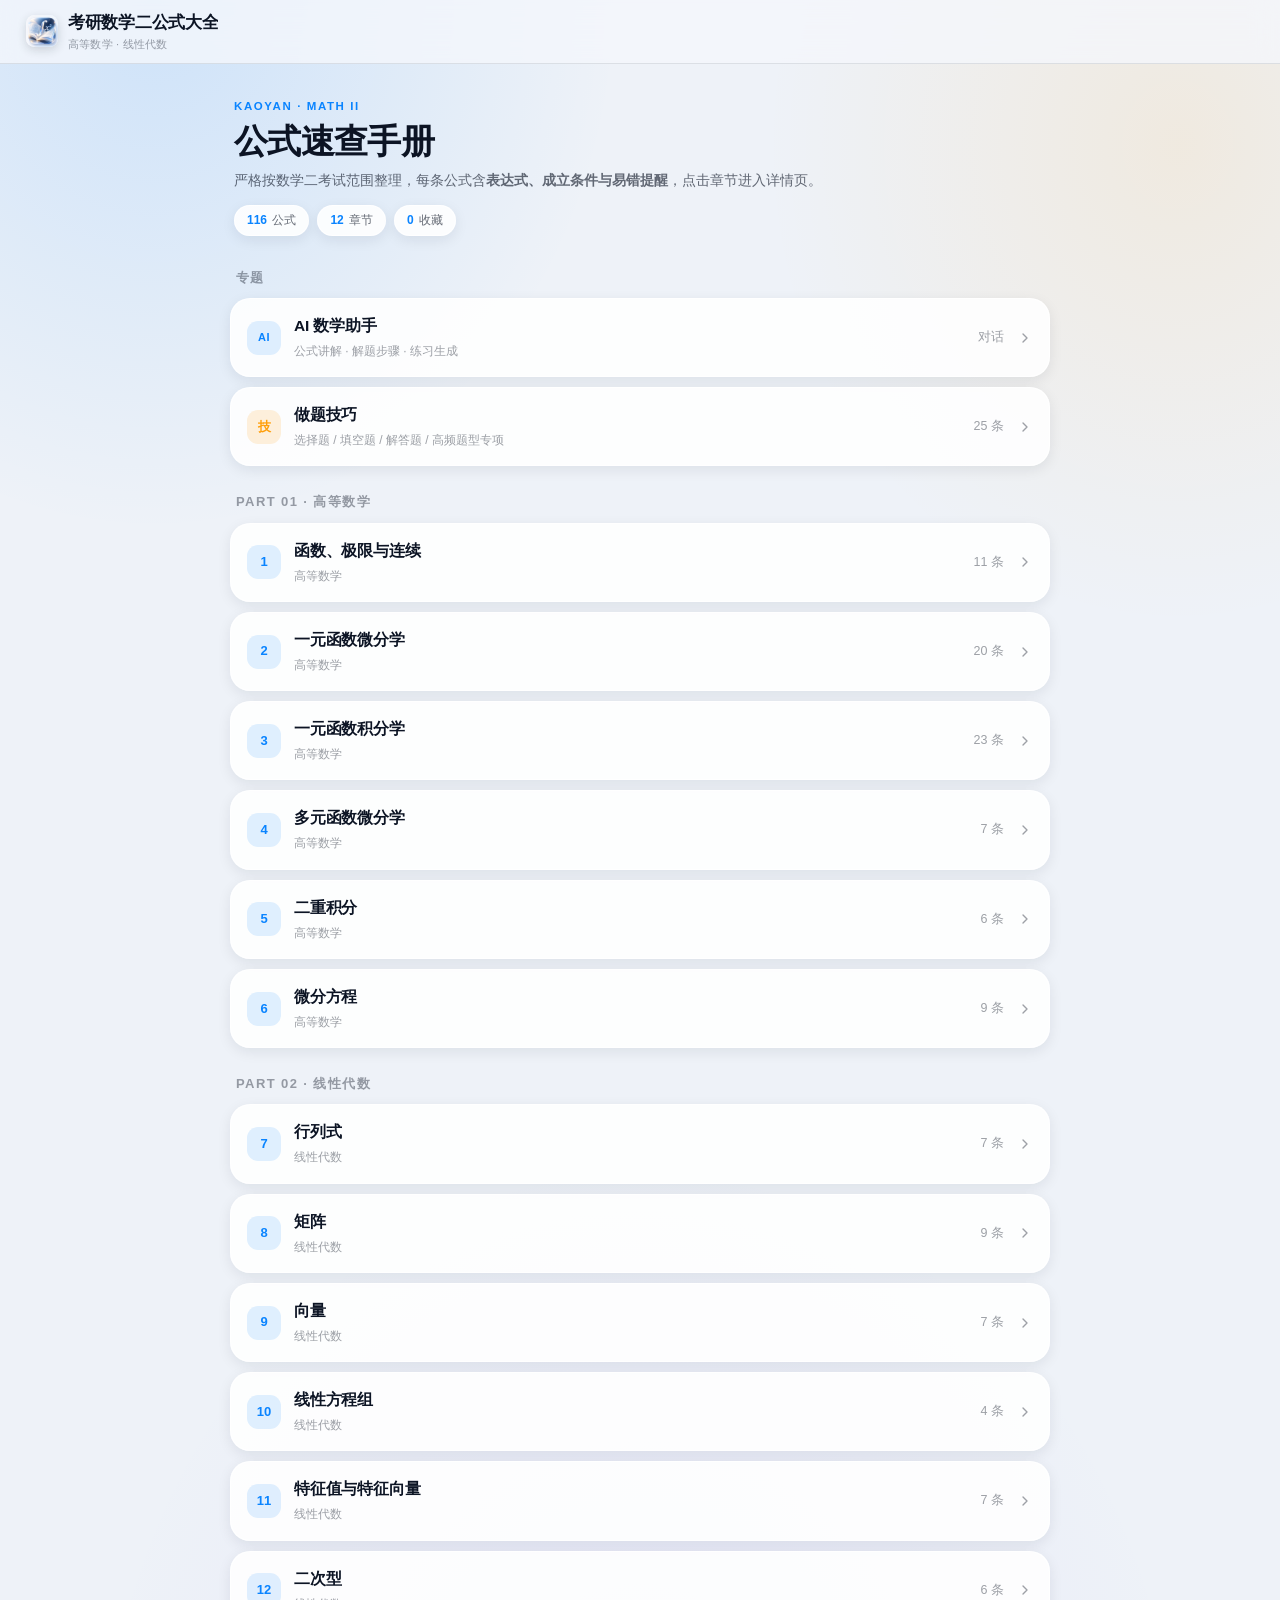
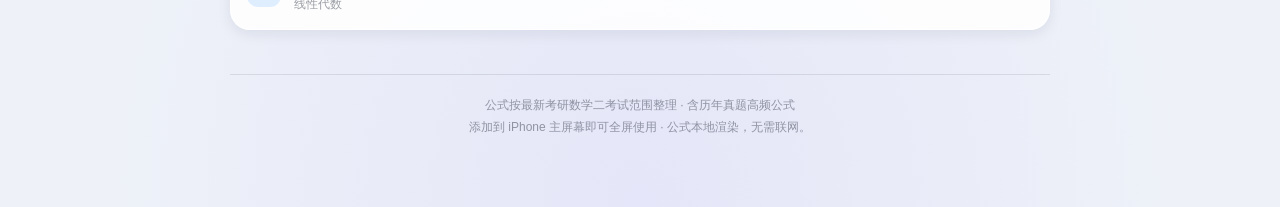
<file: index.html>
﻿<!DOCTYPE html>
<html lang="zh-CN">
<head>
  <meta charset="UTF-8">
  <meta name="viewport" content="width=device-width, initial-scale=1, viewport-fit=cover, maximum-scale=5">
  <title>考研数学二公式大全</title>
  <meta name="description" content="考研数学二公式大全：高等数学 + 线性代数，含公式、成立条件与易错提醒，支持搜索与收藏。">
  <meta name="format-detection" content="telephone=no">
  <meta name="apple-mobile-web-app-capable" content="yes">
  <meta name="mobile-web-app-capable" content="yes">
  <meta name="apple-mobile-web-app-status-bar-style" content="default">
  <meta name="apple-mobile-web-app-title" content="数学二公式">
  <link rel="manifest" href="manifest.webmanifest">
  <link rel="icon" type="image/png" href="assets/icon-180.png?v=3">
  <link rel="apple-touch-icon" sizes="180x180"
        href="https://jasonhan007.github.io/kaoyan-math2-formulas-v3/assets/icon-180.png?v=3">
  <meta name="theme-color" content="#eef2f8">
  <link rel="stylesheet" href="vendor/katex.min.css">
  <script defer src="vendor/katex.min.js"></script>
  <link rel="stylesheet" href="styles.css?v=20261022b">
</head>
<body data-page="home">

  <header class="topbar" id="topbar">
    <div class="topbar-row">
      <div class="brand">
        <img class="brand-icon" src="assets/icon-180.png" alt="" width="32" height="32">
        <div>
          <h1>考研数学二公式大全</h1>
          <p class="sub">高等数学 · 线性代数</p>
        </div>
      </div>
    </div>
  </header>

  <div class="layout no-toc">
    <main class="content">
      <section class="hero">
        <p class="hero-kicker">KAOYAN · MATH II</p>
        <h1>公式速查手册</h1>
        <p class="hero-desc">严格按数学二考试范围整理，每条公式含<b>表达式、成立条件与易错提醒</b>，点击章节进入详情页。</p>
        <div class="hero-stats">
          <span class="stat"><b id="statNum">0</b> 公式</span>
          <span class="stat"><b id="statSec">12</b> 章节</span>
          <span class="stat"><b id="statFav">0</b> 收藏</span>
        </div>
      </section>

      <div class="directory" id="directory"></div>

      <footer class="page-foot">
        <p>公式按最新考研数学二考试范围整理 · 含历年真题高频公式</p>
        <p>添加到 iPhone 主屏幕即可全屏使用 · 公式本地渲染，无需联网。</p>
      </footer>
    </main>
  </div>

  <nav class="tabbar" aria-label="主导航">
    <a class="tab active" href="index.html">
      <svg viewBox="0 0 24 24" width="21" height="21" fill="none" stroke="currentColor" stroke-width="1.7" stroke-linecap="round" stroke-linejoin="round"><path d="M4.5 6.5h15M4.5 12h15M4.5 17.5h9"/></svg>
      <span>目录</span>
    </a>
    <a class="tab" href="tips.html">
      <svg viewBox="0 0 24 24" width="21" height="21" fill="none" stroke="currentColor" stroke-width="1.7" stroke-linecap="round" stroke-linejoin="round"><path d="M12 3.5v2M12 18.5v2M4.5 12h-2M21.5 12h-2M6.6 6.6 5.2 5.2M18.8 18.8l-1.4-1.4M17.4 6.6l1.4-1.4M5.2 18.8l1.4-1.4"/><circle cx="12" cy="12" r="3.6"/></svg>
      <span>技巧</span>
    </a>
    <a class="tab" href="ai.html">
      <svg viewBox="0 0 24 24" width="21" height="21" fill="none" stroke="currentColor" stroke-width="1.7" stroke-linecap="round" stroke-linejoin="round"><path d="M12 4.2l1.7 4.4 4.4 1.7-4.4 1.7-1.7 4.4-1.7-4.4L5.9 10.3l4.4-1.7z"/><path d="M18.4 15.6l.8 2 2 .8-2 .8-.8 2-.8-2-2-.8 2-.8z"/></svg>
      <span>AI</span>
    </a>    <a class="tab" href="favorites.html">
      <svg viewBox="0 0 24 24" width="21" height="21" fill="none" stroke="currentColor" stroke-width="1.7" stroke-linejoin="round"><path d="M12 20.3s-7.4-4.6-9.2-9A5.1 5.1 0 0 1 12 6.4a5.1 5.1 0 0 1 9.2 4.9c-1.8 4.4-9.2 9-9.2 9z"/></svg>
      <span>收藏</span>
      <em class="tab-badge" id="favBadge" hidden>0</em>
    </a>
  </nav>

  <script src="data.js?v=20261022b"></script>
  <script src="app.js?v=20261022b"></script>
</body>
</html>
</file>
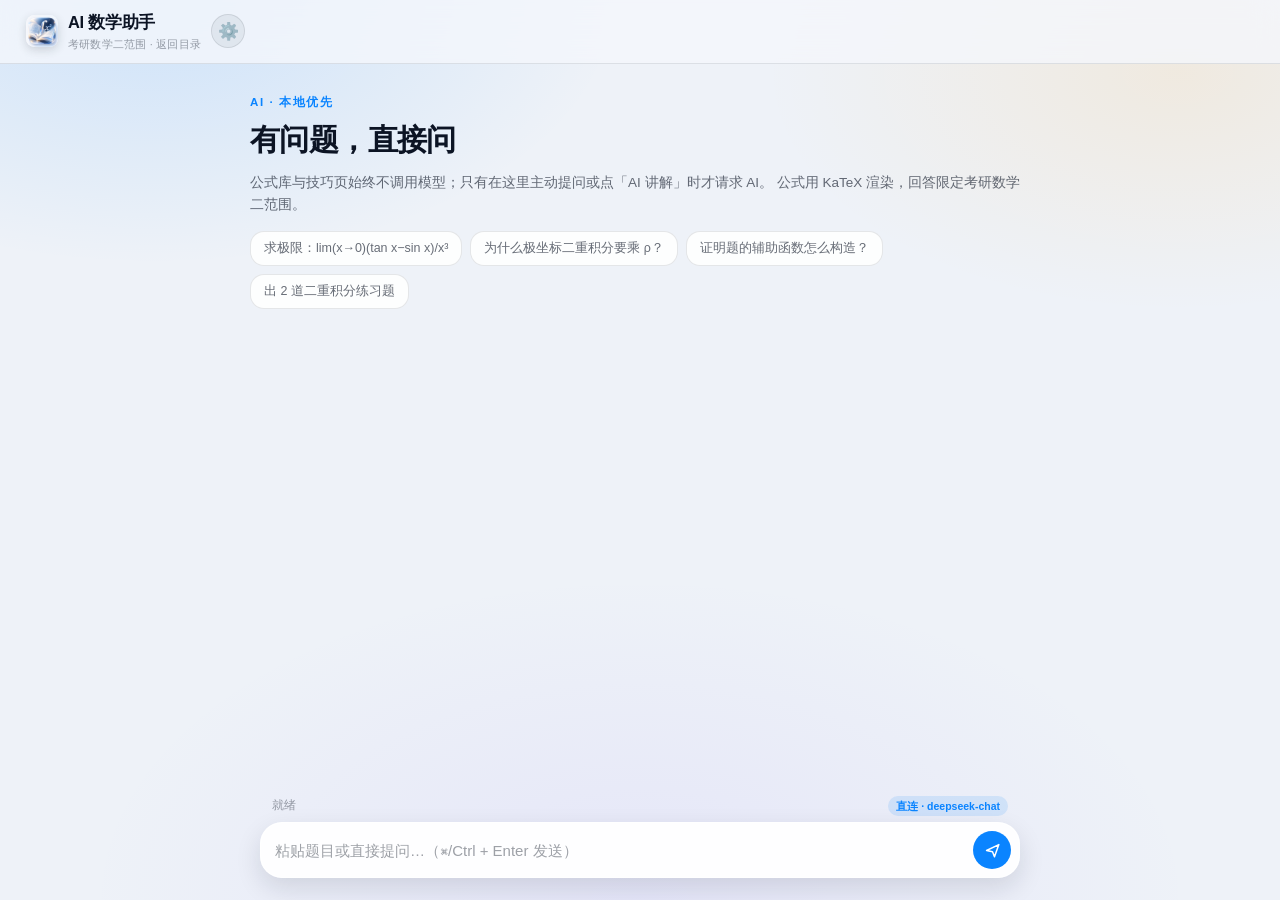
<file: ai.html>
﻿<!DOCTYPE html>
<html lang="zh-CN">
<head>
  <meta charset="UTF-8">
  <meta name="viewport" content="width=device-width, initial-scale=1, viewport-fit=cover, maximum-scale=5">
  <title>AI 助手 · 考研数学二公式大全</title>
  <meta name="description" content="AI 数学学习助手：公式讲解、解题步骤、智能搜索与练习题生成（考研数学二范围）。">
  <meta name="format-detection" content="telephone=no">
  <meta name="apple-mobile-web-app-capable" content="yes">
  <meta name="mobile-web-app-capable" content="yes">
  <meta name="apple-mobile-web-app-status-bar-style" content="default">
  <meta name="apple-mobile-web-app-title" content="数学二公式">
  <link rel="manifest" href="manifest.webmanifest">
  <link rel="icon" type="image/png" href="assets/icon-180.png?v=3">
  <link rel="apple-touch-icon" sizes="180x180"
        href="https://jasonhan007.github.io/kaoyan-math2-formulas-v3/assets/icon-180.png?v=3">
  <meta name="theme-color" content="#eef2f8">
  <link rel="stylesheet" href="vendor/katex.min.css">
  <script defer src="vendor/katex.min.js"></script>
  <link rel="stylesheet" href="styles.css?v=20261022b">
  <link rel="stylesheet" href="ai.css?v=20261022b">
</head>
<body data-page="ai">

  <header class="topbar" id="topbar">
    <div class="topbar-row">
      <div class="brand">
        <a href="index.html" aria-label="返回目录" style="display:flex;align-items:center;gap:10px;color:inherit">
          <img class="brand-icon" src="assets/icon-180.png" alt="" width="32" height="32">
          <div>
            <h1>AI 数学助手</h1>
            <p class="sub">考研数学二范围 · 返回目录</p>
          </div>
        </a>
      </div>
      <button class="icon-btn" id="settingsBtn" aria-label="设置">
        <span class="gear" aria-hidden="true">⚙️</span>
      </button>
    </div>

  </header>

  <main class="ai-main" id="chatLog">
    <div class="ai-intro">
      <p class="hero-kicker">AI · 本地优先</p>
      <h2>有问题，直接问</h2>
      <p class="ai-intro-desc">公式库与技巧页始终不调用模型；只有在这里主动提问或点「AI 讲解」时才请求 AI。
        公式用 KaTeX 渲染，回答限定考研数学二范围。</p>
      <div class="ai-examples" id="examples">
        <button data-fill="求极限：lim(x→0) (tan x − sin x)/x³">求极限：lim(x→0)(tan x−sin x)/x³</button>
        <button data-fill="为什么极坐标二重积分要乘 ρ？">为什么极坐标二重积分要乘 ρ？</button>
        <button data-fill="帮我讲清楚「辅助函数构造」在证明题里怎么用">证明题的辅助函数怎么构造？</button>
        <button data-fill="出 2 道二重积分的练习题">出 2 道二重积分练习题</button>
      </div>
    </div>
  </main>

  <div class="ai-composer" id="composer">
    <div class="ai-statusbar">
      <span id="aiStatus">就绪</span>
      <span class="ai-status-right">
        <span class="ai-badge" id="connBadge">直连</span>
        <span class="ai-badge" id="proxyBadge" hidden>模拟</span>
      </span>
    </div>
    <div class="ai-composer-inner">
      <textarea id="aiInput" rows="1" placeholder="粘贴题目或直接提问…（⌘/Ctrl + Enter 发送）" spellcheck="false"></textarea>
      <button class="ai-send" id="sendBtn" aria-label="发送">
        <svg viewBox="0 0 24 24" width="19" height="19" fill="none" stroke="currentColor" stroke-width="1.9" stroke-linecap="round" stroke-linejoin="round"><path d="M4.5 12 20 4.5 14.5 20 12 13.5 4.5 12z"/></svg>
      </button>
      <button class="ai-stop" id="stopBtn" aria-label="停止" hidden>
        <svg viewBox="0 0 24 24" width="16" height="16" fill="currentColor"><rect x="7" y="7" width="10" height="10" rx="2"/></svg>
      </button>
    </div>
  </div>

  <nav class="tabbar" aria-label="主导航">
    <a class="tab" href="index.html">
      <svg viewBox="0 0 24 24" width="20" height="20" fill="none" stroke="currentColor" stroke-width="1.7" stroke-linecap="round" stroke-linejoin="round"><path d="M4.5 6.5h15M4.5 12h15M4.5 17.5h9"/></svg>
      <span>目录</span>
    </a>
    <a class="tab" href="tips.html">
      <svg viewBox="0 0 24 24" width="20" height="20" fill="none" stroke="currentColor" stroke-width="1.7" stroke-linecap="round" stroke-linejoin="round"><path d="M12 3.5v2M12 18.5v2M4.5 12h-2M21.5 12h-2M6.6 6.6 5.2 5.2M18.8 18.8l-1.4-1.4M17.4 6.6l1.4-1.4M5.2 18.8l1.4-1.4"/><circle cx="12" cy="12" r="3.6"/></svg>
      <span>技巧</span>
    </a>
    <a class="tab active" href="ai.html">
      <svg viewBox="0 0 24 24" width="20" height="20" fill="none" stroke="currentColor" stroke-width="1.7" stroke-linecap="round" stroke-linejoin="round"><path d="M12 4.2l1.7 4.4 4.4 1.7-4.4 1.7-1.7 4.4-1.7-4.4L5.9 10.3l4.4-1.7z"/><path d="M18.4 15.6l.8 2 2 .8-2 .8-.8 2-.8-2-2-.8 2-.8z"/></svg>
      <span>AI</span>
    </a>
    <a class="tab" href="favorites.html">
      <svg viewBox="0 0 24 24" width="20" height="20" fill="none" stroke="currentColor" stroke-width="1.7" stroke-linejoin="round"><path d="M12 20.3s-7.4-4.6-9.2-9A5.1 5.1 0 0 1 12 6.4a5.1 5.1 0 0 1 9.2 4.9c-1.8 4.4-9.2 9-9.2 9z"/></svg>
      <span>收藏</span>
      <em class="tab-badge" id="favBadge" hidden>0</em>
    </a>
  </nav>

  <!-- 设置弹层 -->
  <div class="sheet-mask" id="sheetMask" hidden></div>
  <div class="sheet" id="sheet" hidden aria-label="AI 设置">
    <div class="sheet-grip"></div>
    <div class="sheet-head">
      <h3>AI 设置</h3>
      <button class="ghost-btn" id="sheetClose">关闭</button>
    </div>
    <div class="sheet-body">
      <div class="seg" id="connSeg" role="tablist" aria-label="连接方式">
        <button type="button" class="seg-btn active" data-conn="direct">直连（最简单）</button>
        <button type="button" class="seg-btn" data-conn="proxy">代理（更安全）</button>
      </div>

      <!-- 直连：手机浏览器直接填 Key，存在本机 -->
      <div id="directFields">
        <label class="field">
          <span>DeepSeek API 密钥</span>
          <input id="cfgKey" type="password" placeholder="sk-…" autocomplete="off" spellcheck="false">
          <em>只保存在本机浏览器（localStorage），只发给 api.deepseek.com；换设备/清缓存即失效。</em>
        </label>
        <label class="field">
          <span>接口地址</span>
          <input id="cfgBase" type="url" placeholder="https://api.deepseek.com" autocomplete="off">
          <em>默认官方地址；如果你用的是兼容网关，填它的地址（不带 /chat/completions）。</em>
        </label>
        <p class="cfg-help-warn">公用设备、借给别人用的手机请不要保存密钥；用完点下方「清除密钥」。</p>
      </div>

      <!-- 代理：密钥在服务端，适合分享/多人 -->
      <div id="proxyFields" hidden>
        <label class="field">
          <span>代理地址</span>
          <input id="cfgProxy" type="url" placeholder="留空 = 同源 /api/chat；线上填 https://你的worker.workers.dev/api/chat" autocomplete="off">
          <em>密钥只在服务端；这里只填代理地址。</em>
        </label>
        <label class="field">
          <span>访问口令（可选）</span>
          <input id="cfgToken" type="text" placeholder="Worker 设置了 APP_TOKEN 时填写" autocomplete="off">
          <em>对应请求头 x-app-token，防止他人白用你的额度。</em>
        </label>
      </div>

      <label class="field">
        <span>模型</span>
        <select id="cfgModel">
          <option value="deepseek-chat">deepseek-chat（通用对话，快且便宜）</option>
          <option value="deepseek-reasoner">deepseek-reasoner（推理更强，更慢更贵）</option>
          <option value="__custom">自定义模型名…</option>
        </select>
        <input id="cfgModelCustom" type="text" placeholder="例如 deepseek-chat" hidden autocomplete="off" spellcheck="false">
        <em>模型决定能力与单价，具体计费以 DeepSeek 官方文档为准；换模型后旧缓存不命中。</em>
      </label>

      <label class="field">
        <span>单次输出上限 max_tokens</span>
        <input id="cfgTokens" type="number" min="200" max="1200" step="100" value="800">
        <em>越大越贵越慢；公式讲解 600~800、解题 800~1000 足够。</em>
      </label>

      <div class="field-row">
        <button class="ghost-btn" id="testConn">测试连接</button>
        <button class="ghost-btn" id="clearKey" hidden>清除密钥</button>
        <button class="ghost-btn" id="clearCache">清空缓存</button>
        <button class="ghost-btn primary" id="saveCfg">保存</button>
      </div>
      <p class="field-note" id="cfgNote"></p>

      <details class="cfg-help">
        <summary>两种方式怎么选？</summary>
        <ol>
          <li><b>直连</b>：打开本页 → 粘密钥 → 保存 → 测试连接。手机上一分钟搞定，适合自己用。
            密钥仅存在这台设备的浏览器里，不走任何第三方服务器。</li>
          <li><b>代理</b>：密钥放在服务端（Cloudflare Worker / 本机 Node 代理），网页里永远没有密钥，
            适合分享给别人或多人使用。步骤见 <a href="AI-SETUP.md" target="_blank" rel="noopener">AI-SETUP.md</a>。</li>
          <li>两种方式都只在你点发送 / 点「AI 讲解」时才请求模型。</li>
        </ol>
      </details>
    </div>
  </div>

  <script src="data.js?v=20261022b"></script>
  <script src="ai.js?v=20261022b"></script>
</body>
</html>
</file>
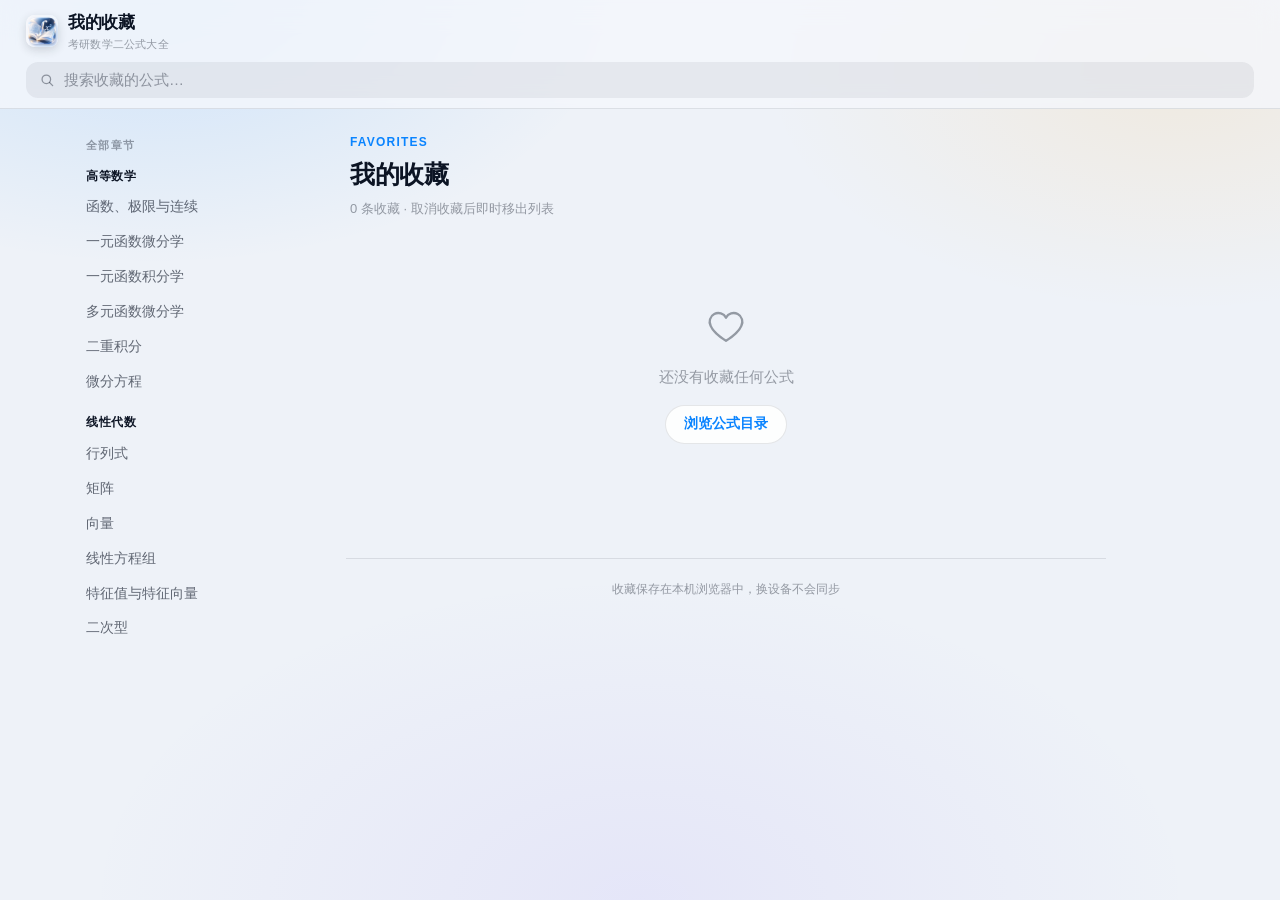
<file: favorites.html>
﻿<!DOCTYPE html>
<html lang="zh-CN">
<head>
  <meta charset="UTF-8">
  <meta name="viewport" content="width=device-width, initial-scale=1, viewport-fit=cover, maximum-scale=5">
  <title>我的收藏 · 考研数学二公式大全</title>
  <meta name="description" content="收藏的考研数学二公式。">
  <meta name="format-detection" content="telephone=no">
  <meta name="apple-mobile-web-app-capable" content="yes">
  <meta name="mobile-web-app-capable" content="yes">
  <meta name="apple-mobile-web-app-status-bar-style" content="default">
  <meta name="apple-mobile-web-app-title" content="数学二公式">
  <link rel="manifest" href="manifest.webmanifest">
  <link rel="icon" type="image/png" href="assets/icon-180.png?v=3">
  <link rel="apple-touch-icon" sizes="180x180"
        href="https://jasonhan007.github.io/kaoyan-math2-formulas-v3/assets/icon-180.png?v=3">
  <meta name="theme-color" content="#eef2f8">
  <link rel="stylesheet" href="vendor/katex.min.css">
  <script defer src="vendor/katex.min.js"></script>
  <link rel="stylesheet" href="styles.css?v=20261022b">
</head>
<body data-page="favorites">

  <header class="topbar" id="topbar">
    <div class="topbar-row">
      <div class="brand">
        <img class="brand-icon" src="assets/icon-180.png" alt="" width="32" height="32">
        <div>
          <h1>我的收藏</h1>
          <p class="sub">考研数学二公式大全</p>
        </div>
      </div>
    </div>
    <div class="topbar-row search-row">
      <div class="search-box">
        <svg viewBox="0 0 24 24" width="16" height="16" fill="none" stroke="currentColor" stroke-width="1.9" stroke-linecap="round"><circle cx="11" cy="11" r="6.4"/><path d="M15.8 15.8 20.5 20.5"/></svg>
        <input id="searchInput" type="search" placeholder="搜索收藏的公式…" autocomplete="off" spellcheck="false">
        <button class="clear-btn" id="clearBtn" aria-label="清空" hidden>
          <svg viewBox="0 0 24 24" width="14" height="14" fill="none" stroke="currentColor" stroke-width="2.2" stroke-linecap="round"><path d="M6 6l12 12M18 6 6 18"/></svg>
        </button>
      </div>
      <span class="result-chip" id="resultChip" hidden></span>
    </div>
  </header>

  <div class="layout">
    <aside class="toc" id="toc" aria-label="目录"></aside>

    <main class="content">
      <div class="page-head">
        <p class="crumb">FAVORITES</p>
        <h2>我的收藏</h2>
        <p class="meta" id="pageMeta"></p>
      </div>

      <div id="katexBanner" class="banner" hidden>公式渲染组件加载失败，请检查 vendor/ 目录是否完整。</div>

      <div class="cards" id="cards"></div>

      <div class="empty" id="emptyState" hidden>
        <svg viewBox="0 0 24 24" width="40" height="40" fill="none" stroke="currentColor" stroke-width="1.4" stroke-linejoin="round"><path d="M12 20.3s-7.4-4.6-9.2-9A5.1 5.1 0 0 1 12 6.4a5.1 5.1 0 0 1 9.2 4.9c-1.8 4.4-9.2 9-9.2 9z"/></svg>
        <p id="emptyText">还没有收藏任何公式</p>
        <a class="ghost-btn" href="index.html">浏览公式目录</a>
      </div>

      <footer class="page-foot">
        <p>收藏保存在本机浏览器中，换设备不会同步</p>
      </footer>
    </main>
  </div>

  <nav class="tabbar" aria-label="主导航">
    <a class="tab" href="index.html">
      <svg viewBox="0 0 24 24" width="21" height="21" fill="none" stroke="currentColor" stroke-width="1.7" stroke-linecap="round" stroke-linejoin="round"><path d="M4.5 6.5h15M4.5 12h15M4.5 17.5h9"/></svg>
      <span>目录</span>
    </a>
    <a class="tab" href="tips.html">
      <svg viewBox="0 0 24 24" width="21" height="21" fill="none" stroke="currentColor" stroke-width="1.7" stroke-linecap="round" stroke-linejoin="round"><path d="M12 3.5v2M12 18.5v2M4.5 12h-2M21.5 12h-2M6.6 6.6 5.2 5.2M18.8 18.8l-1.4-1.4M17.4 6.6l1.4-1.4M5.2 18.8l1.4-1.4"/><circle cx="12" cy="12" r="3.6"/></svg>
      <span>技巧</span>
    </a>
    <a class="tab" href="ai.html">
      <svg viewBox="0 0 24 24" width="21" height="21" fill="none" stroke="currentColor" stroke-width="1.7" stroke-linecap="round" stroke-linejoin="round"><path d="M12 4.2l1.7 4.4 4.4 1.7-4.4 1.7-1.7 4.4-1.7-4.4L5.9 10.3l4.4-1.7z"/><path d="M18.4 15.6l.8 2 2 .8-2 .8-.8 2-.8-2-2-.8 2-.8z"/></svg>
      <span>AI</span>
    </a>    <a class="tab active" href="favorites.html">
      <svg viewBox="0 0 24 24" width="21" height="21" fill="none" stroke="currentColor" stroke-width="1.7" stroke-linejoin="round"><path d="M12 20.3s-7.4-4.6-9.2-9A5.1 5.1 0 0 1 12 6.4a5.1 5.1 0 0 1 9.2 4.9c-1.8 4.4-9.2 9-9.2 9z"/></svg>
      <span>收藏</span>
      <em class="tab-badge" id="favBadge" hidden>0</em>
    </a>
  </nav>

  <script src="data.js?v=20261022b"></script>
  <script src="app.js?v=20261022b"></script>
</body>
</html>
</file>
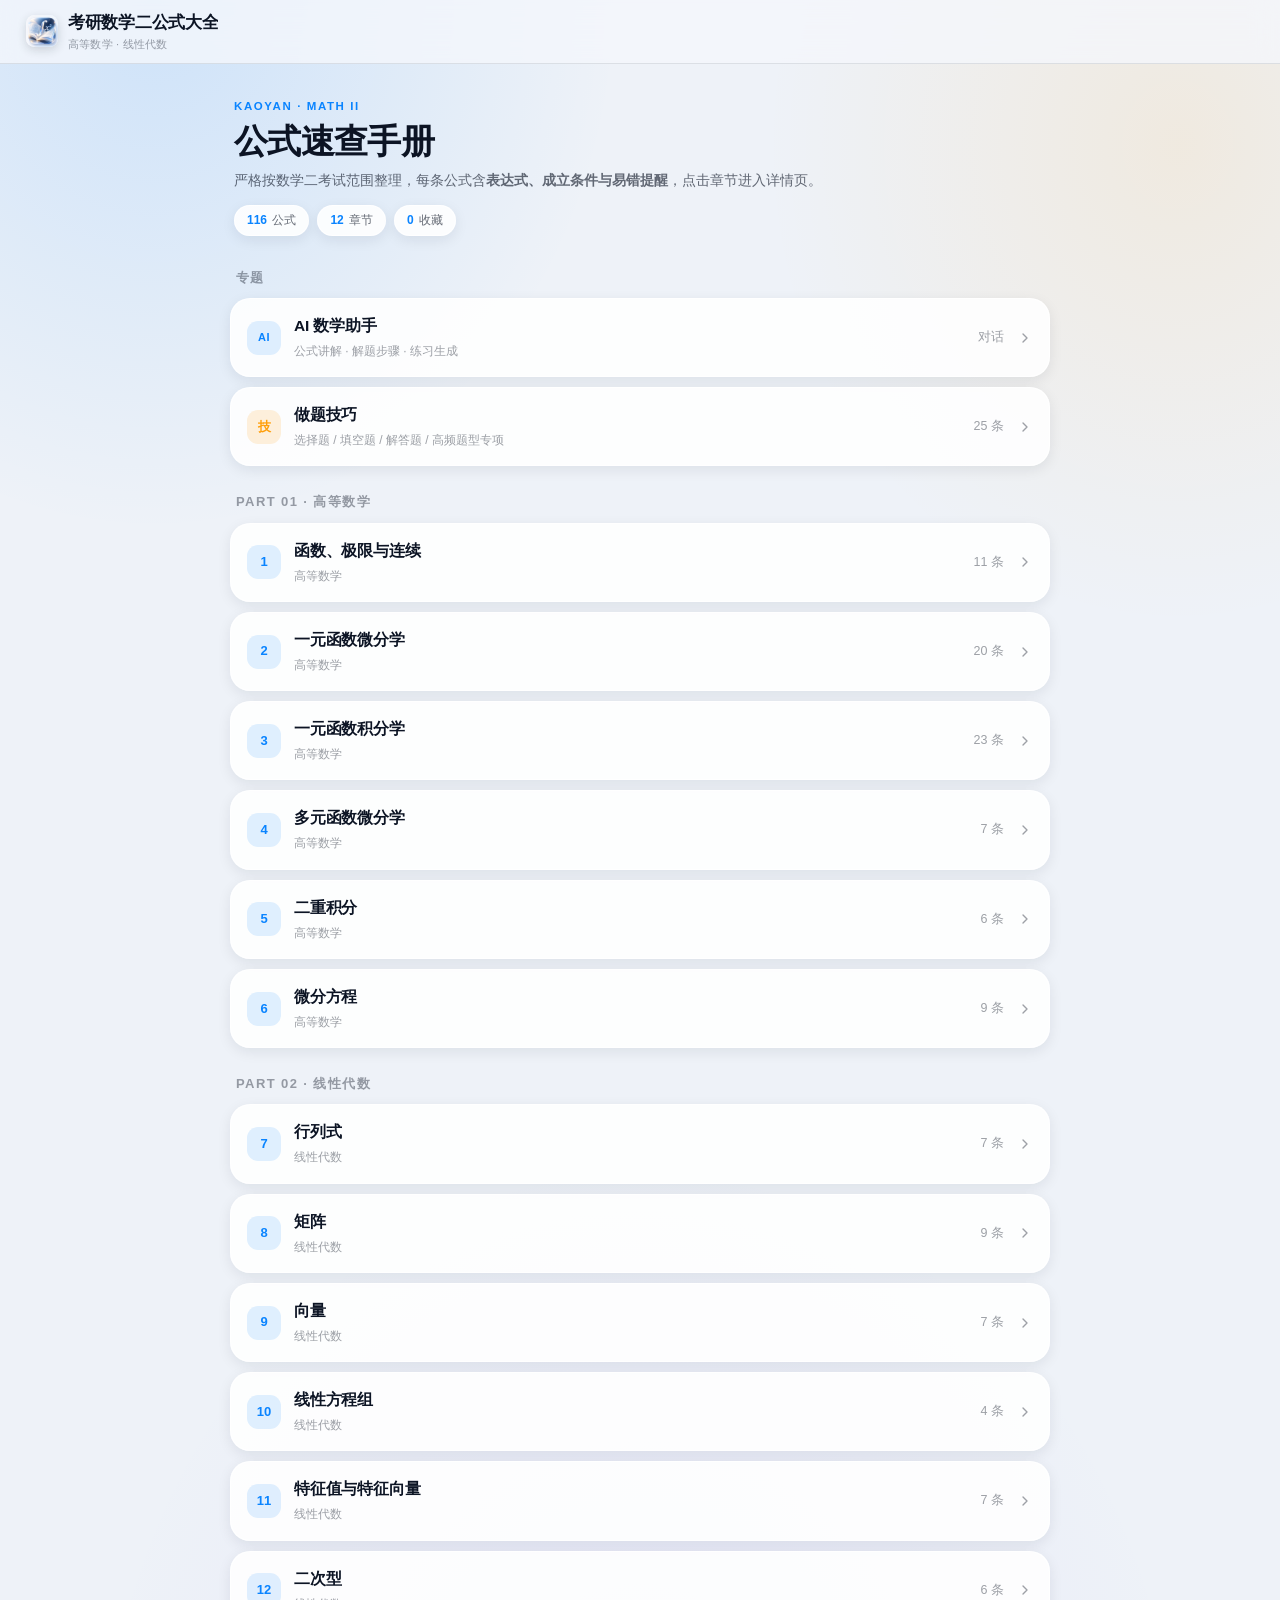
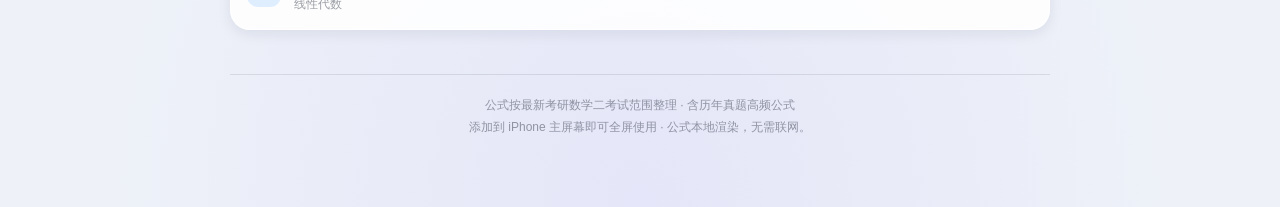
<file: section.html>
﻿<!DOCTYPE html>
<html lang="zh-CN">
<head>
  <meta charset="UTF-8">
  <meta name="viewport" content="width=device-width, initial-scale=1, viewport-fit=cover, maximum-scale=5">
  <title>章节 · 考研数学二公式大全</title>
  <meta name="description" content="考研数学二公式分章节速查：公式、成立条件与易错提醒。">
  <meta name="format-detection" content="telephone=no">
  <meta name="apple-mobile-web-app-capable" content="yes">
  <meta name="mobile-web-app-capable" content="yes">
  <meta name="apple-mobile-web-app-status-bar-style" content="default">
  <meta name="apple-mobile-web-app-title" content="数学二公式">
  <link rel="manifest" href="manifest.webmanifest">
  <link rel="icon" type="image/png" href="assets/icon-180.png?v=3">
  <link rel="apple-touch-icon" sizes="180x180"
        href="https://jasonhan007.github.io/kaoyan-math2-formulas-v3/assets/icon-180.png?v=3">
  <meta name="theme-color" content="#eef2f8">
  <link rel="stylesheet" href="vendor/katex.min.css">
  <script defer src="vendor/katex.min.js"></script>
  <link rel="stylesheet" href="styles.css?v=20261022b">
</head>
<body data-page="section">

  <header class="topbar" id="topbar">
    <div class="topbar-row">
      <div class="brand">
        <a href="index.html" aria-label="返回目录" style="display:flex;align-items:center;gap:10px;color:inherit">
          <img class="brand-icon" src="assets/icon-180.png" alt="" width="32" height="32">
          <div>
            <h1>考研数学二公式大全</h1>
            <p class="sub">返回目录</p>
          </div>
        </a>
      </div>
    </div>
    <div class="topbar-row search-row">
      <div class="search-box">
        <svg viewBox="0 0 24 24" width="16" height="16" fill="none" stroke="currentColor" stroke-width="1.9" stroke-linecap="round"><circle cx="11" cy="11" r="6.4"/><path d="M15.8 15.8 20.5 20.5"/></svg>
        <input id="searchInput" type="search" placeholder="搜索本章节公式…" autocomplete="off" spellcheck="false">
        <button class="clear-btn" id="clearBtn" aria-label="清空" hidden>
          <svg viewBox="0 0 24 24" width="14" height="14" fill="none" stroke="currentColor" stroke-width="2.2" stroke-linecap="round"><path d="M6 6l12 12M18 6 6 18"/></svg>
        </button>
      </div>
      <span class="result-chip" id="resultChip" hidden></span>
    </div>
    <nav class="topbar-row chips-row" id="chipsRow" aria-label="章节导航"></nav>
  </header>

  <div class="layout">
    <aside class="toc" id="toc" aria-label="目录"></aside>

    <main class="content">
      <div class="page-head">
        <p class="crumb" id="crumb"></p>
        <h2 id="pageTitle">章节</h2>
        <p class="meta" id="pageMeta"></p>
      </div>

      <div id="katexBanner" class="banner" hidden>公式渲染组件加载失败，请检查 vendor/ 目录是否完整。</div>

      <div class="cards" id="cards"></div>

      <div class="empty" id="emptyState" hidden>
        <svg viewBox="0 0 24 24" width="40" height="40" fill="none" stroke="currentColor" stroke-width="1.4" stroke-linecap="round"><circle cx="11" cy="11" r="6.4"/><path d="M15.8 15.8 20.5 20.5"/></svg>
        <p id="emptyText">没有找到相关公式</p>
        <button class="ghost-btn" id="resetBtn">清除条件</button>
      </div>

      <footer class="page-foot">
        <p>公式按最新考研数学二考试范围整理 · 含历年真题高频公式</p>
      </footer>
    </main>
  </div>

  <nav class="tabbar" aria-label="主导航">
    <a class="tab active" href="index.html">
      <svg viewBox="0 0 24 24" width="21" height="21" fill="none" stroke="currentColor" stroke-width="1.7" stroke-linecap="round" stroke-linejoin="round"><path d="M4.5 6.5h15M4.5 12h15M4.5 17.5h9"/></svg>
      <span>目录</span>
    </a>
    <a class="tab" href="tips.html">
      <svg viewBox="0 0 24 24" width="21" height="21" fill="none" stroke="currentColor" stroke-width="1.7" stroke-linecap="round" stroke-linejoin="round"><path d="M12 3.5v2M12 18.5v2M4.5 12h-2M21.5 12h-2M6.6 6.6 5.2 5.2M18.8 18.8l-1.4-1.4M17.4 6.6l1.4-1.4M5.2 18.8l1.4-1.4"/><circle cx="12" cy="12" r="3.6"/></svg>
      <span>技巧</span>
    </a>
    <a class="tab" href="ai.html">
      <svg viewBox="0 0 24 24" width="21" height="21" fill="none" stroke="currentColor" stroke-width="1.7" stroke-linecap="round" stroke-linejoin="round"><path d="M12 4.2l1.7 4.4 4.4 1.7-4.4 1.7-1.7 4.4-1.7-4.4L5.9 10.3l4.4-1.7z"/><path d="M18.4 15.6l.8 2 2 .8-2 .8-.8 2-.8-2-2-.8 2-.8z"/></svg>
      <span>AI</span>
    </a>    <a class="tab" href="favorites.html">
      <svg viewBox="0 0 24 24" width="21" height="21" fill="none" stroke="currentColor" stroke-width="1.7" stroke-linejoin="round"><path d="M12 20.3s-7.4-4.6-9.2-9A5.1 5.1 0 0 1 12 6.4a5.1 5.1 0 0 1 9.2 4.9c-1.8 4.4-9.2 9-9.2 9z"/></svg>
      <span>收藏</span>
      <em class="tab-badge" id="favBadge" hidden>0</em>
    </a>
  </nav>

  <script src="data.js?v=20261022b"></script>
  <script src="app.js?v=20261022b"></script>
</body>
</html>
</file>
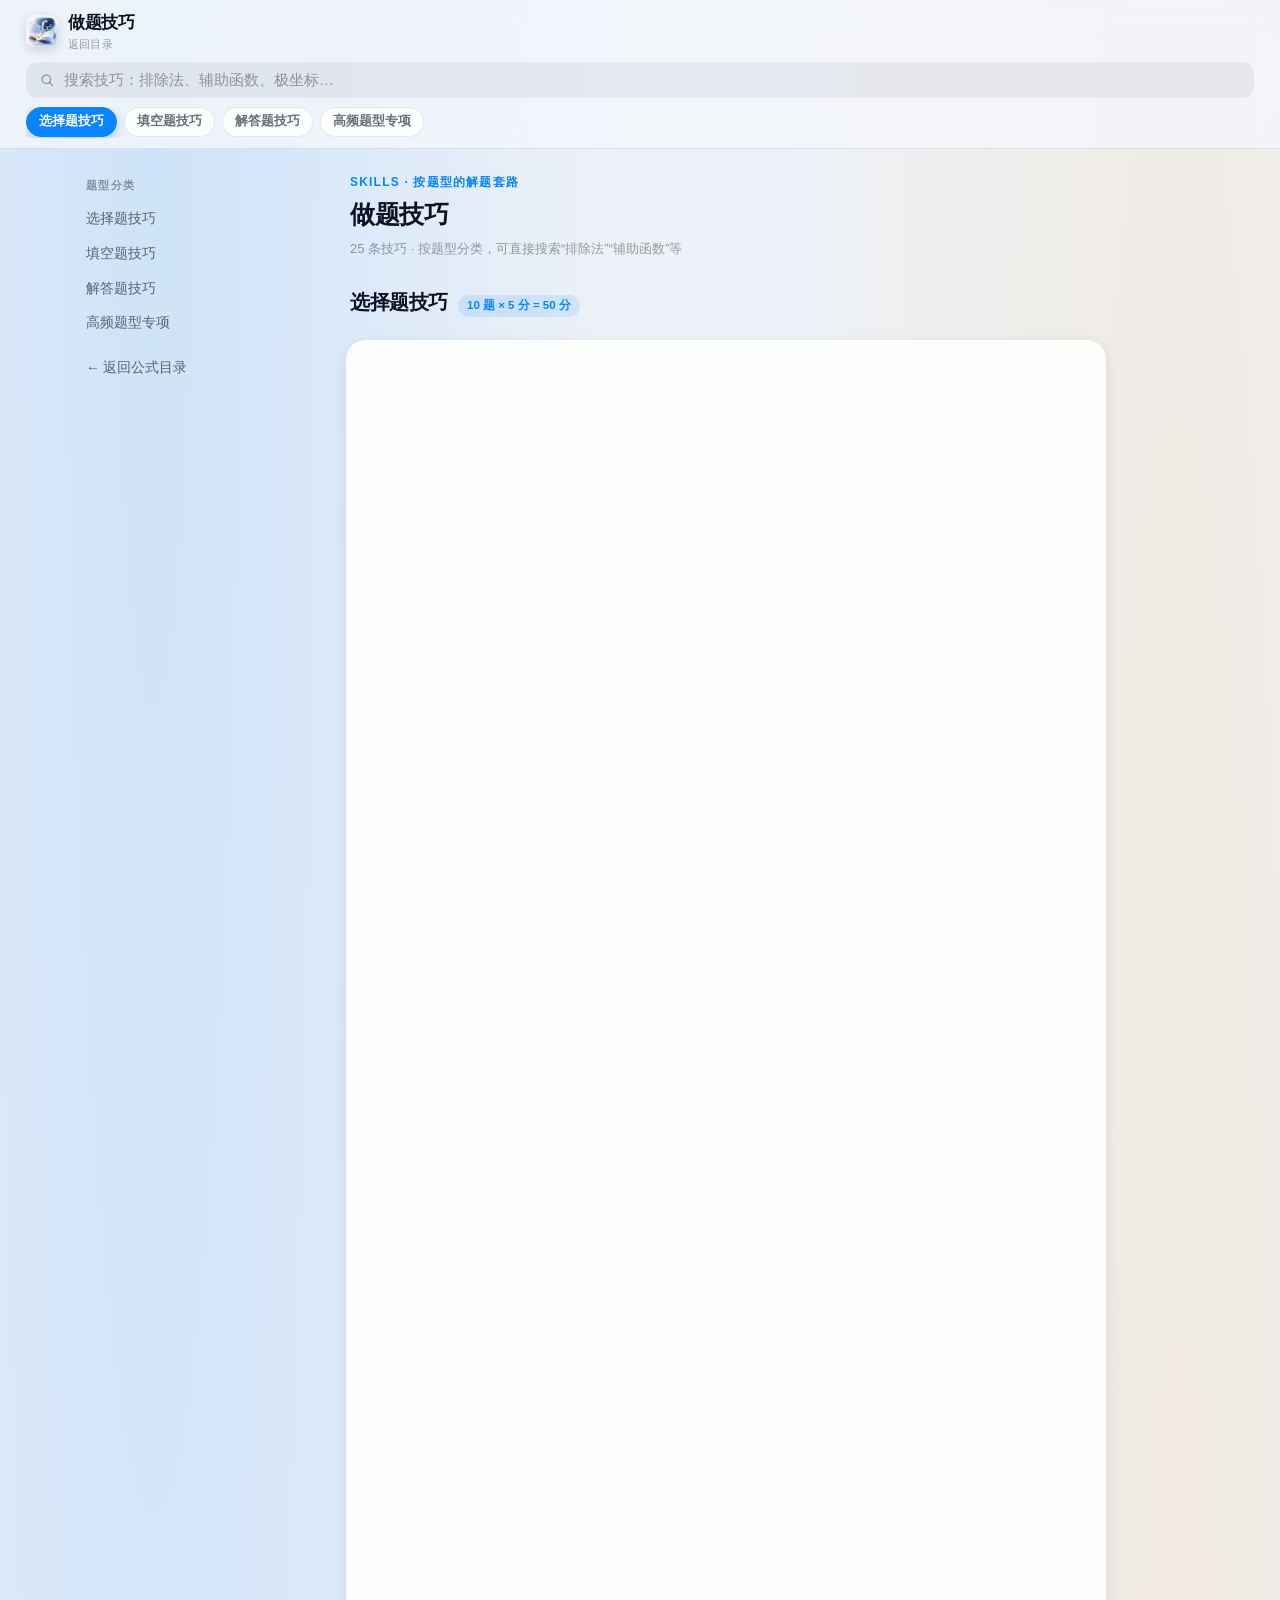
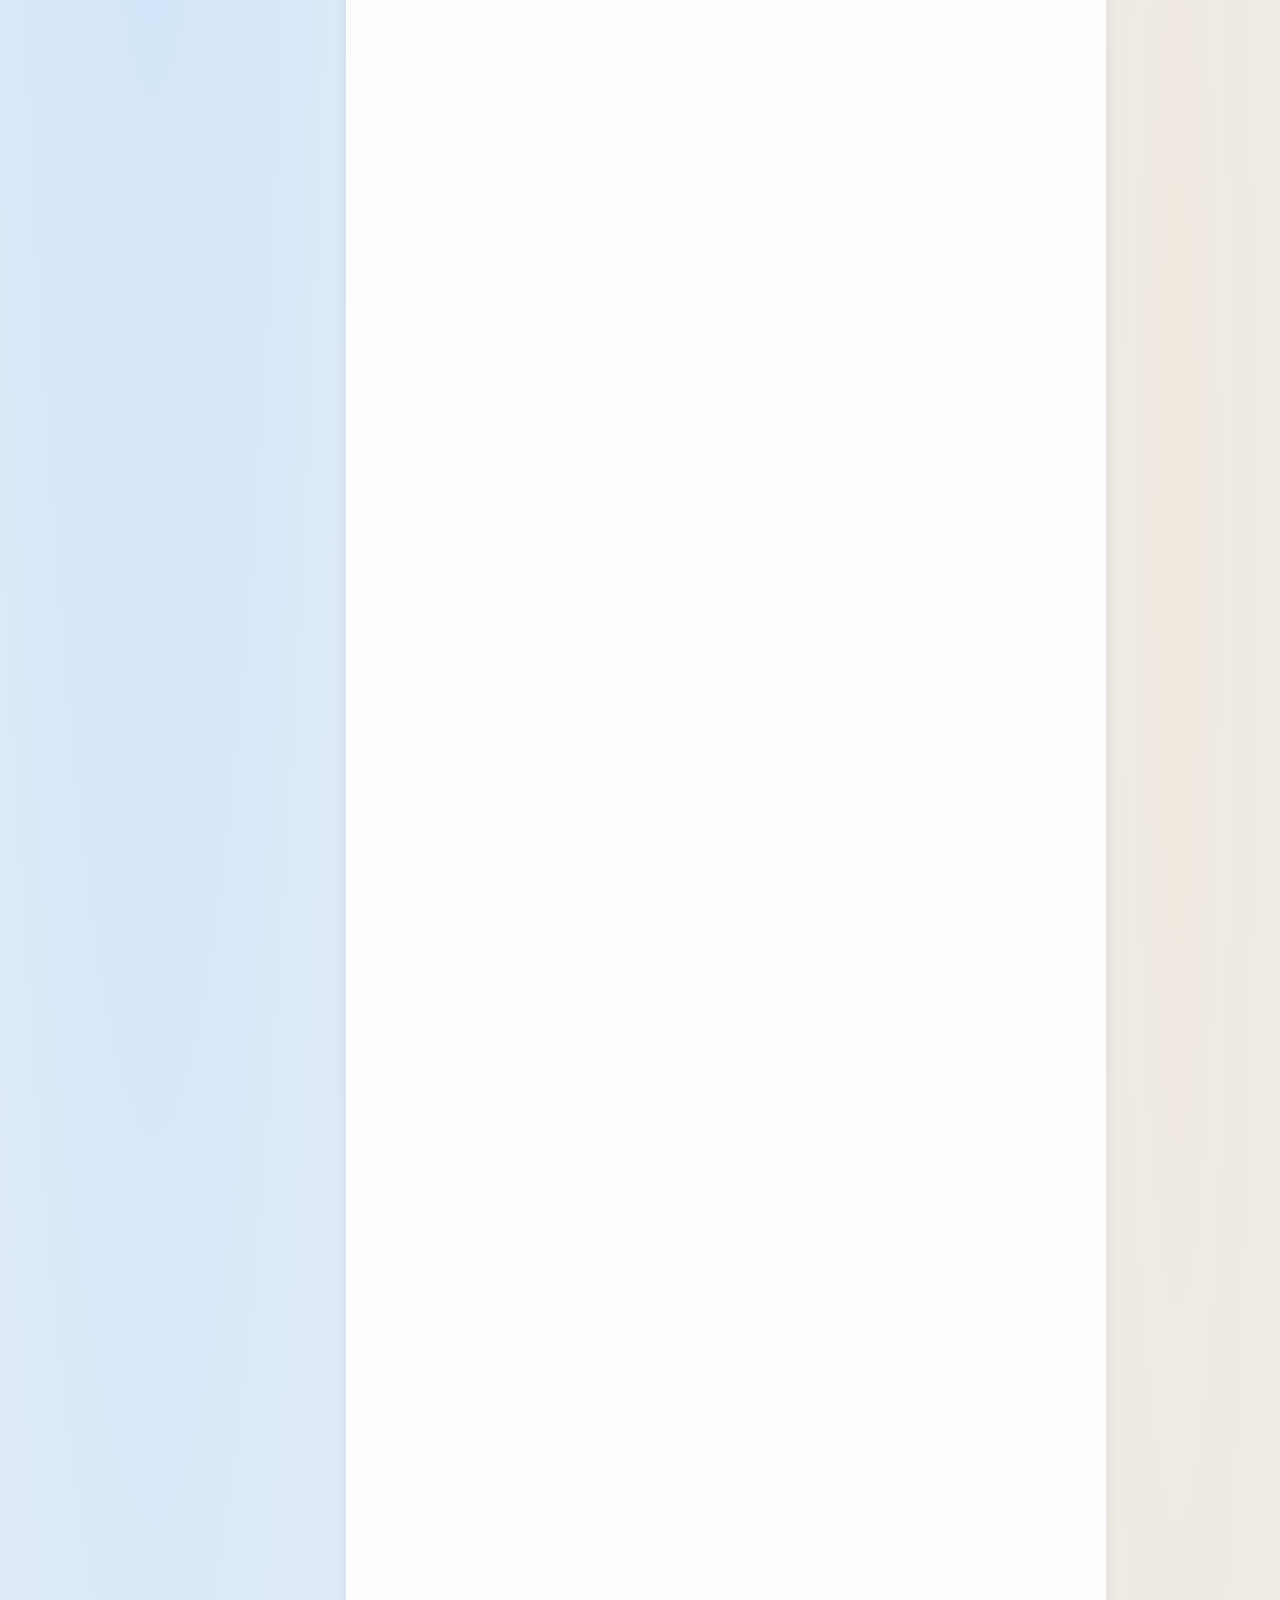
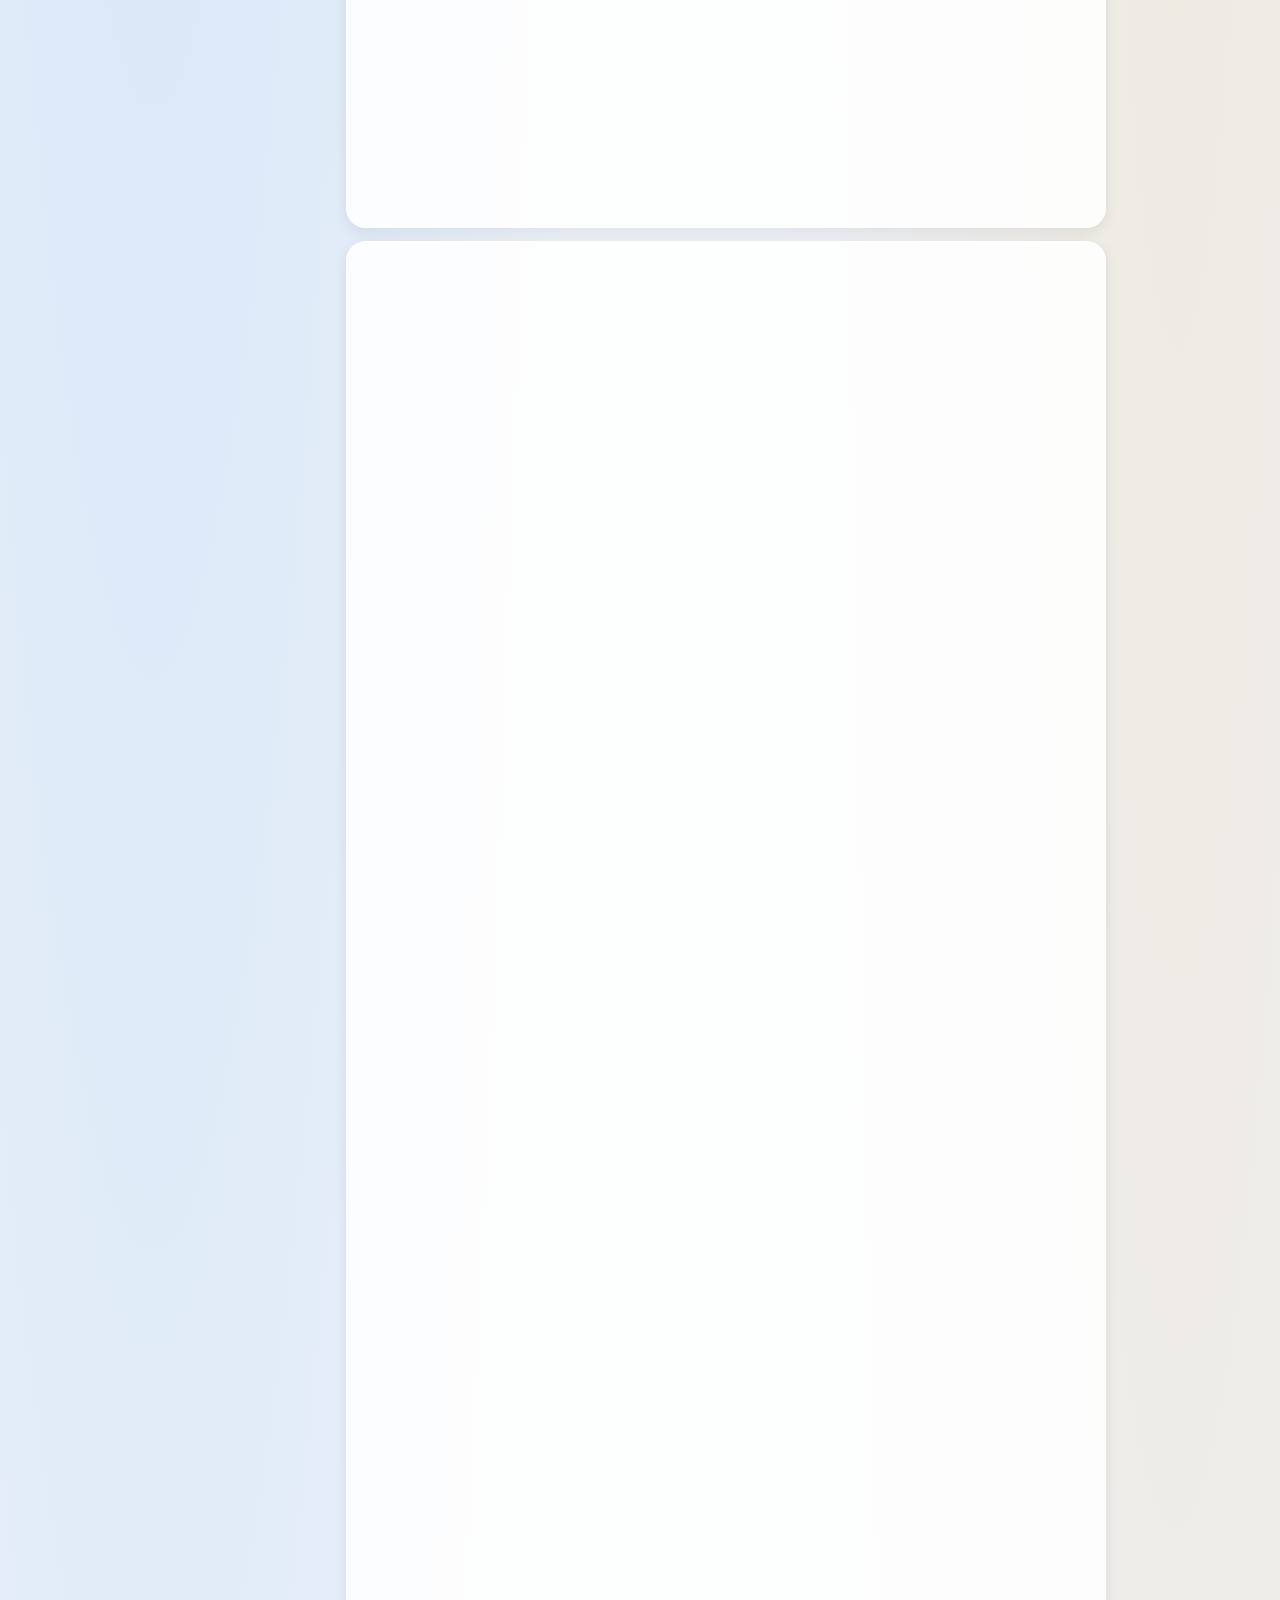
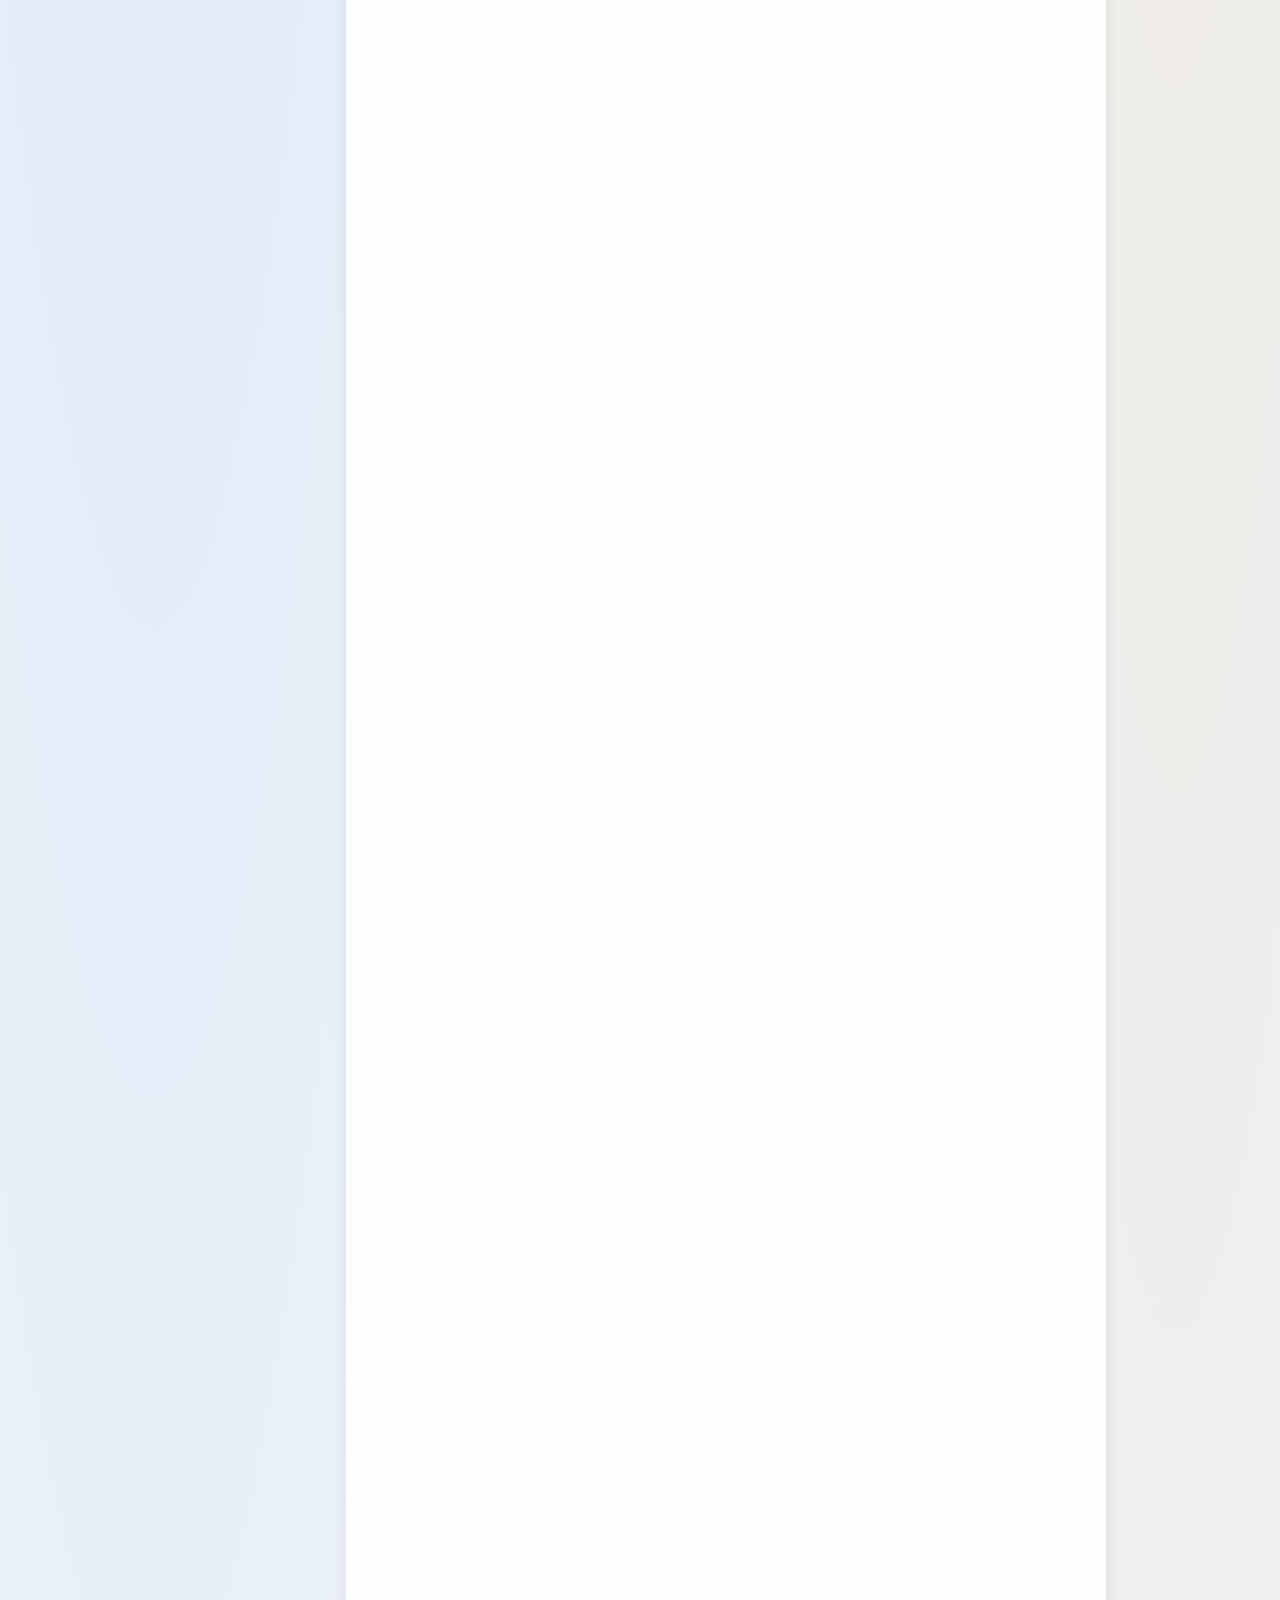
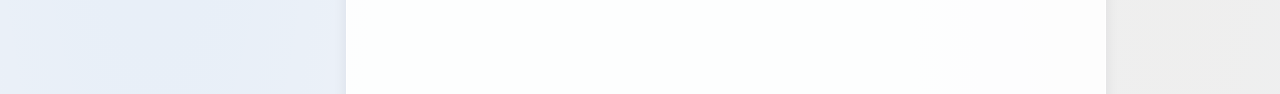
<file: tips.html>
﻿<!DOCTYPE html>
<html lang="zh-CN">
<head>
  <meta charset="UTF-8">
  <meta name="viewport" content="width=device-width, initial-scale=1, viewport-fit=cover, maximum-scale=5">
  <title>做题技巧 · 考研数学二公式大全</title>
  <meta name="description" content="考研数学二做题技巧：选择题、填空题、解答题与高频题型专项。">
  <meta name="format-detection" content="telephone=no">
  <meta name="apple-mobile-web-app-capable" content="yes">
  <meta name="mobile-web-app-capable" content="yes">
  <meta name="apple-mobile-web-app-status-bar-style" content="default">
  <meta name="apple-mobile-web-app-title" content="数学二公式">
  <link rel="manifest" href="manifest.webmanifest">
  <link rel="icon" type="image/png" href="assets/icon-180.png?v=3">
  <link rel="apple-touch-icon" sizes="180x180"
        href="https://jasonhan007.github.io/kaoyan-math2-formulas-v3/assets/icon-180.png?v=3">
  <meta name="theme-color" content="#eef2f8">
  <link rel="stylesheet" href="vendor/katex.min.css">
  <script defer src="vendor/katex.min.js"></script>
  <link rel="stylesheet" href="styles.css?v=20261022b">
</head>
<body data-page="tips">

  <header class="topbar" id="topbar">
    <div class="topbar-row">
      <div class="brand">
        <a href="index.html" aria-label="返回目录" style="display:flex;align-items:center;gap:10px;color:inherit">
          <img class="brand-icon" src="assets/icon-180.png" alt="" width="32" height="32">
          <div>
            <h1>做题技巧</h1>
            <p class="sub">返回目录</p>
          </div>
        </a>
      </div>
    </div>
    <div class="topbar-row search-row">
      <div class="search-box">
        <svg viewBox="0 0 24 24" width="16" height="16" fill="none" stroke="currentColor" stroke-width="1.9" stroke-linecap="round"><circle cx="11" cy="11" r="6.4"/><path d="M15.8 15.8 20.5 20.5"/></svg>
        <input id="searchInput" type="search" placeholder="搜索技巧：排除法、辅助函数、极坐标…" autocomplete="off" spellcheck="false">
        <button class="clear-btn" id="clearBtn" aria-label="清空" hidden>
          <svg viewBox="0 0 24 24" width="14" height="14" fill="none" stroke="currentColor" stroke-width="2.2" stroke-linecap="round"><path d="M6 6l12 12M18 6 6 18"/></svg>
        </button>
      </div>
      <span class="result-chip" id="resultChip" hidden></span>
    </div>
    <nav class="topbar-row chips-row" id="chipsRow" aria-label="题型导航"></nav>
  </header>

  <div class="layout">
    <aside class="toc" id="toc" aria-label="题型分类"></aside>

    <main class="content">
      <div class="page-head">
        <p class="crumb">SKILLS · 按题型的解题套路</p>
        <h2>做题技巧</h2>
        <p class="meta" id="pageMeta"></p>
      </div>

      <div id="tips"></div>

      <div class="empty" id="emptyState" hidden>
        <svg viewBox="0 0 24 24" width="40" height="40" fill="none" stroke="currentColor" stroke-width="1.4" stroke-linecap="round"><circle cx="11" cy="11" r="6.4"/><path d="M15.8 15.8 20.5 20.5"/></svg>
        <p id="emptyText">没有找到相关技巧</p>
        <button class="ghost-btn" id="resetBtn">清除条件</button>
      </div>

      <footer class="page-foot">
        <p>技巧按数学二真题题型整理 · 与公式章节配合使用效果最佳</p>
      </footer>
    </main>
  </div>

  <nav class="tabbar" aria-label="主导航">
    <a class="tab" href="index.html">
      <svg viewBox="0 0 24 24" width="21" height="21" fill="none" stroke="currentColor" stroke-width="1.7" stroke-linecap="round" stroke-linejoin="round"><path d="M4.5 6.5h15M4.5 12h15M4.5 17.5h9"/></svg>
      <span>目录</span>
    </a>
    <a class="tab active" href="tips.html">
      <svg viewBox="0 0 24 24" width="21" height="21" fill="none" stroke="currentColor" stroke-width="1.7" stroke-linecap="round" stroke-linejoin="round"><path d="M12 3.5v2M12 18.5v2M4.5 12h-2M21.5 12h-2M6.6 6.6 5.2 5.2M18.8 18.8l-1.4-1.4M17.4 6.6l1.4-1.4M5.2 18.8l1.4-1.4"/><circle cx="12" cy="12" r="3.6"/></svg>
      <span>技巧</span>
    </a>
    <a class="tab" href="ai.html">
      <svg viewBox="0 0 24 24" width="21" height="21" fill="none" stroke="currentColor" stroke-width="1.7" stroke-linecap="round" stroke-linejoin="round"><path d="M12 4.2l1.7 4.4 4.4 1.7-4.4 1.7-1.7 4.4-1.7-4.4L5.9 10.3l4.4-1.7z"/><path d="M18.4 15.6l.8 2 2 .8-2 .8-.8 2-.8-2-2-.8 2-.8z"/></svg>
      <span>AI</span>
    </a>    <a class="tab" href="favorites.html">
      <svg viewBox="0 0 24 24" width="21" height="21" fill="none" stroke="currentColor" stroke-width="1.7" stroke-linejoin="round"><path d="M12 20.3s-7.4-4.6-9.2-9A5.1 5.1 0 0 1 12 6.4a5.1 5.1 0 0 1 9.2 4.9c-1.8 4.4-9.2 9-9.2 9z"/></svg>
      <span>收藏</span>
      <em class="tab-badge" id="favBadge" hidden>0</em>
    </a>
  </nav>

  <script src="data.js?v=20261022b"></script>
  <script src="app.js?v=20261022b"></script>
</body>
</html>
</file>
<file: styles.css>
/* ============================================================
   考研数学二公式大全 · 样式（浅色 · 简洁版）
   首页目录 / 章节页 / 收藏页 共用
   ============================================================ */

:root {
  --bg: #eef2f8;
  --bg-blob-1: rgba(10, 132, 255, 0.14);
  --bg-blob-2: rgba(255, 159, 10, 0.10);
  --bg-blob-3: rgba(120, 86, 255, 0.08);
  --ink: #0c1424;
  --ink-2: rgba(12, 20, 36, 0.62);
  --ink-3: rgba(12, 20, 36, 0.40);
  --card: rgba(255, 255, 255, 0.87);
  --card-border: rgba(255, 255, 255, 0.95);
  --hairline: rgba(12, 20, 36, 0.10);
  --glass: rgba(244, 247, 252, 0.80);
  --accent: #0a84ff;
  --accent-soft: rgba(10, 132, 255, 0.12);
  --gold: #ff9f0a;
  --gold-soft: rgba(255, 159, 10, 0.14);
  --teal: #30b0c7;
  --teal-soft: rgba(48, 176, 199, 0.14);
  --shadow: 0 4px 14px rgba(16, 24, 40, 0.08);
  --shadow-lg: 0 10px 26px rgba(16, 24, 40, 0.12);
  --tabbar-glass: rgba(255, 255, 255, 0.45);
  --tabbar-border: rgba(255, 255, 255, 0.6);
  --radius: 20px;
  --top-h: 120px;
  --sidebar-w: 236px;
  --tabbar-h: 62px;
  --font: -apple-system, BlinkMacSystemFont, "SF Pro Text", "SF Pro Display",
    "PingFang SC", "Hiragino Sans GB", "Microsoft YaHei", "Segoe UI", sans-serif;
}

* { box-sizing: border-box; -webkit-tap-highlight-color: transparent; }

[hidden] { display: none !important; }

html { scroll-behavior: smooth; }

/* 背景光斑直接画在 body（随根元素提升为画布背景，滚动时不重绘，避免 fixed 装饰层） */
body {
  margin: 0;
  font-family: var(--font);
  background-color: var(--bg);
  background-image:
    radial-gradient(52% 42% at 12% 0%, var(--bg-blob-1), transparent 70%),
    radial-gradient(46% 38% at 92% 8%, var(--bg-blob-2), transparent 70%),
    radial-gradient(60% 50% at 50% 100%, var(--bg-blob-3), transparent 72%);
  color: var(--ink);
  font-size: 15px;
  line-height: 1.55;
  -webkit-font-smoothing: antialiased;
  min-height: 100vh;
  overflow-x: hidden;
}

button { font-family: inherit; touch-action: manipulation; }

a { color: var(--accent); text-decoration: none; }

.chip, .dir-row, .tab, .fav-btn, .ghost-btn, .clear-btn { touch-action: manipulation; }

/* ============ 顶栏 ============ */
.topbar {
  position: sticky;
  top: 0;
  z-index: 50;
  background: var(--glass);
  -webkit-backdrop-filter: blur(14px);
  backdrop-filter: blur(14px);
  border-bottom: 0.5px solid var(--hairline);
  padding: calc(env(safe-area-inset-top, 0px) + 10px) 16px 10px;
}

.topbar-row { display: flex; align-items: center; gap: 10px; }

.brand { display: flex; align-items: center; gap: 10px; min-width: 0; }

.brand-icon {
  width: 32px;
  height: 32px;
  border-radius: 8.5px;
  box-shadow: 0 3px 10px rgba(16, 24, 40, 0.16);
}

.brand h1 {
  margin: 0;
  font-size: 16.5px;
  font-weight: 700;
  letter-spacing: -0.3px;
  white-space: nowrap;
  overflow: hidden;
  text-overflow: ellipsis;
}

.brand .sub {
  margin: 0;
  font-size: 11px;
  color: var(--ink-3);
  letter-spacing: 0.2px;
}

/* 搜索 */
.search-row { margin-top: 9px; }

.search-box {
  flex: 1;
  display: flex;
  align-items: center;
  gap: 7px;
  height: 36px;
  padding: 0 12px;
  border-radius: 12px;
  background: rgba(12, 20, 36, 0.06);
  border: 0.5px solid transparent;
  color: var(--ink-3);
  transition: background 0.2s, border-color 0.2s;
}

.search-box:focus-within {
  background: #ffffff;
  border-color: var(--accent);
}

.search-box input {
  flex: 1;
  min-width: 0;
  border: 0;
  outline: 0;
  background: transparent;
  color: var(--ink);
  font-size: 15px;
  font-family: inherit;
}

.search-box input::placeholder { color: var(--ink-3); }
.search-box input::-webkit-search-cancel-button { display: none; }

.clear-btn {
  border: 0;
  background: var(--ink-3);
  color: #fff;
  width: 17px;
  height: 17px;
  border-radius: 50%;
  display: grid;
  place-items: center;
  padding: 0;
  cursor: pointer;
}

.result-chip {
  flex-shrink: 0;
  font-size: 11.5px;
  font-weight: 600;
  color: var(--accent);
  background: var(--accent-soft);
  padding: 4px 9px;
  border-radius: 999px;
  white-space: nowrap;
}

/* 章节胶囊 */
.chips-row {
  margin-top: 9px;
  gap: 7px;
  overflow-x: auto;
  scrollbar-width: none;
  overscroll-behavior-x: contain;
  padding-bottom: 1px;
}

.chips-row::-webkit-scrollbar { display: none; }

.chip {
  flex-shrink: 0;
  border: 0.5px solid var(--hairline);
  background: var(--card);
  color: var(--ink-2);
  font-size: 12.5px;
  font-weight: 600;
  padding: 5.5px 12px;
  border-radius: 999px;
  cursor: pointer;
  transition: background-color 0.2s ease, color 0.2s ease, border-color 0.2s ease, transform 0.15s ease;
  white-space: nowrap;
}

.chip:active { transform: scale(0.95); }

.chip.active {
  background: var(--accent);
  border-color: var(--accent);
  color: #fff;
  box-shadow: 0 4px 14px rgba(10, 132, 255, 0.32);
}

/* ============ 布局 ============ */
.layout {
  max-width: 1180px;
  margin: 0 auto;
  display: flex;
  gap: 30px;
  padding: 0 18px;
}

.content {
  flex: 1;
  min-width: 0;
  max-width: 800px;
  margin: 0 auto;
  padding-bottom: calc(var(--tabbar-h) + 46px + env(safe-area-inset-bottom, 0px));
}

/* ============ 首页 ============ */
.hero { padding: 34px 4px 6px; }

.hero-kicker {
  margin: 0 0 6px;
  font-size: 11.5px;
  font-weight: 700;
  letter-spacing: 1.6px;
  color: var(--accent);
}

.hero h1 {
  margin: 0 0 8px;
  font-size: 30px;
  line-height: 1.18;
  letter-spacing: -0.7px;
  font-weight: 800;
}

.hero-desc {
  margin: 0;
  font-size: 14px;
  color: var(--ink-2);
}

.hero-stats { display: flex; gap: 8px; margin-top: 14px; flex-wrap: wrap; }

.stat {
  font-size: 12px;
  color: var(--ink-2);
  background: var(--card);
  border: 0.5px solid var(--card-border);
  padding: 5px 12px;
  border-radius: 999px;
  box-shadow: var(--shadow);
}

.stat b { color: var(--accent); font-weight: 800; margin-right: 2px; }

/* 目录 */
.directory { margin-top: 26px; }

.dir-group { margin-bottom: 26px; }

.dir-group h2 {
  margin: 0 0 4px;
  padding: 0 6px;
  font-size: 13px;
  font-weight: 800;
  letter-spacing: 1.4px;
  color: var(--ink-3);
}

.dir-row {
  display: flex;
  align-items: center;
  gap: 13px;
  padding: 15px 16px;
  margin-top: 10px;
  background: var(--card);
  border: 0.5px solid var(--card-border);
  border-radius: var(--radius);
  box-shadow: var(--shadow);
  color: var(--ink);
  transition: transform 0.18s ease, box-shadow 0.18s ease;
}

.dir-row:active { transform: scale(0.985); }

@media (hover: hover) {
  .dir-row:hover { box-shadow: var(--shadow-lg); }
}

.dir-num {
  flex-shrink: 0;
  width: 34px;
  height: 34px;
  border-radius: 11px;
  background: var(--accent-soft);
  color: var(--accent);
  font-size: 13px;
  font-weight: 800;
  display: grid;
  place-items: center;
  font-variant-numeric: tabular-nums;
}

.dir-main { flex: 1; min-width: 0; }

.dir-main b {
  display: block;
  font-size: 15.5px;
  font-weight: 700;
  letter-spacing: -0.2px;
}

.dir-main em {
  font-style: normal;
  font-size: 12px;
  color: var(--ink-3);
}

.dir-count {
  font-size: 12.5px;
  color: var(--ink-3);
  font-variant-numeric: tabular-nums;
  white-space: nowrap;
}

.dir-chevron { color: var(--ink-3); flex-shrink: 0; }

.dir-num.tip { background: var(--gold-soft); color: var(--gold); }
.dir-num.ai { background: var(--accent-soft); color: var(--accent); font-size: 11px; letter-spacing: 0.5px; }

/* 卡片上的 AI 讲解按钮 */
.card-ai {
  flex-shrink: 0;
  width: 26px;
  height: 26px;
  margin: -2px 2px 0 0;
  border-radius: 50%;
  background: var(--accent-soft);
  color: var(--accent);
  display: grid;
  place-items: center;
  touch-action: manipulation;
  transition: transform 0.15s ease, background 0.2s ease;
}

.card-ai:active { transform: scale(0.88); }

@media (hover: hover) {
  .card-ai:hover { background: var(--accent); color: #fff; }
}

/* ============ 做题技巧 ============ */
.tip-group { margin-top: 26px; scroll-margin-top: calc(var(--top-h) + 14px); }

.tip-head {
  display: flex;
  align-items: baseline;
  gap: 10px;
  padding: 0 4px 6px;
}

.tip-head h2 {
  margin: 0;
  font-size: 20px;
  font-weight: 800;
  letter-spacing: -0.4px;
}

.tip-note {
  font-size: 11.5px;
  font-weight: 600;
  color: var(--accent);
  background: var(--accent-soft);
  padding: 2.5px 9px;
  border-radius: 999px;
}

.tip-sub {
  margin: 6px 0 0;
  font-size: 12.5px;
  color: var(--ink-3);
}

.tip-steps {
  margin: 9px 0 0;
  padding-left: 1.15em;
  font-size: 13.5px;
  line-height: 1.68;
  color: var(--ink-2);
}

.tip-steps li { margin: 5px 0; }

.tip-steps li::marker { color: var(--accent); font-weight: 700; }

/* ============ 页面小标题（章节页 / 收藏页） ============ */
.page-head { padding: 24px 4px 2px; }

.page-head .crumb {
  margin: 0 0 4px;
  font-size: 12px;
  font-weight: 700;
  letter-spacing: 1.2px;
  color: var(--accent);
}

.page-head h2 {
  margin: 0;
  font-size: 25px;
  font-weight: 800;
  letter-spacing: -0.5px;
}

.page-head .meta {
  margin: 5px 0 0;
  font-size: 13px;
  color: var(--ink-3);
}

.banner {
  margin: 14px 0 0;
  padding: 11px 14px;
  border-radius: 14px;
  background: var(--gold-soft);
  color: var(--ink-2);
  font-size: 13px;
  border: 0.5px solid var(--hairline);
}

/* ============ 公式卡片 ============ */
.cards { display: flex; flex-direction: column; gap: 13px; margin-top: 16px; }

.card {
  background: var(--card);
  border: 0.5px solid var(--card-border);
  border-radius: var(--radius);
  padding: 15px 16px 14px;
  box-shadow: var(--shadow);
  /* 屏外卡片跳过渲染（不支持的浏览器自动忽略），首屏更快 */
  content-visibility: auto;
  contain-intrinsic-size: auto 380px;
  opacity: 0;
  transform: translateY(12px);
  animation: fadeUp 0.45s cubic-bezier(0.22, 0.9, 0.3, 1) forwards;
  scroll-margin-top: calc(var(--top-h) + 44px);
}

@keyframes fadeUp { to { opacity: 1; transform: none; } }

@media (prefers-reduced-motion: reduce) {
  .card { animation: none; opacity: 1; transform: none; }
  html { scroll-behavior: auto; }
}

.card-head { display: flex; align-items: flex-start; gap: 10px; }

.card-idx {
  flex-shrink: 0;
  min-width: 26px;
  height: 22px;
  padding: 0 6px;
  border-radius: 7px;
  background: var(--accent-soft);
  color: var(--accent);
  font-size: 11.5px;
  font-weight: 800;
  display: grid;
  place-items: center;
  font-variant-numeric: tabular-nums;
  margin-top: 1px;
}

.card-name {
  margin: 0;
  flex: 1;
  font-size: 15px;
  font-weight: 700;
  letter-spacing: -0.2px;
  line-height: 1.4;
}

.fav-btn {
  flex-shrink: 0;
  border: 0;
  background: transparent;
  color: var(--ink-3);
  width: 30px;
  height: 30px;
  margin: -4px -6px 0 0;
  display: grid;
  place-items: center;
  cursor: pointer;
  transition: transform 0.2s, color 0.2s;
}

.fav-btn:active { transform: scale(0.82); }
.fav-btn.on { color: var(--gold); }
.fav-btn.on svg path { fill: var(--gold); }
.fav-btn.pop { animation: pop 0.4s cubic-bezier(0.3, 1.6, 0.5, 1); }

@keyframes pop { 40% { transform: scale(1.3); } }

.src-link {
  display: inline-block;
  margin-top: 8px;
  font-size: 12px;
  color: var(--accent);
  background: var(--accent-soft);
  padding: 3px 10px;
  border-radius: 999px;
}

/* 公式 */
.formula {
  position: relative;
  margin-top: 9px;
  padding: 11px 10px 8px;
  border-radius: 14px;
  background: rgba(12, 20, 36, 0.045);
  overflow-x: auto;
  overflow-y: hidden;
  -webkit-overflow-scrolling: touch;
}

.formula .katex-display {
  margin: 0.35em 0;
  overflow-x: auto;
  overflow-y: hidden;
  padding: 2px 2px 4px;
  text-align: left;
}

.formula .katex { font-size: 1.06em; }
.formula .katex-display > .katex { white-space: nowrap; text-align: left; }
.formula .raw { font-size: 13px; color: var(--ink-2); white-space: pre-wrap; word-break: break-all; }

.formula.ovf::after {
  content: "";
  position: absolute;
  top: 0;
  right: 0;
  bottom: 0;
  width: 34px;
  pointer-events: none;
  border-radius: 0 14px 14px 0;
  background: linear-gradient(to left, rgba(242, 245, 250, 0.95), rgba(242, 245, 250, 0));
}

/* 条件 / 易错 */
.note {
  margin: 9px 0 0;
  font-size: 13px;
  line-height: 1.62;
  color: var(--ink-2);
  display: flex;
  gap: 8px;
  align-items: flex-start;
}

.note .tag {
  flex-shrink: 0;
  font-size: 10.5px;
  font-weight: 800;
  padding: 2.5px 7px;
  border-radius: 6px;
  letter-spacing: 0.5px;
  margin-top: 2px;
}

.note.cond .tag { background: var(--teal-soft); color: var(--teal); }
.note.warn { color: var(--ink); }
.note.warn .tag { background: var(--gold-soft); color: var(--gold); }

mark {
  background: rgba(255, 159, 10, 0.35);
  color: inherit;
  border-radius: 3px;
  padding: 0 1px;
}

/* ============ 空状态 / 页脚 ============ */
.empty {
  text-align: center;
  padding: 70px 20px;
  color: var(--ink-3);
}

.empty p { margin: 12px 0 16px; font-size: 15px; }

.ghost-btn {
  display: inline-block;
  border: 0.5px solid var(--hairline);
  background: var(--card);
  color: var(--accent);
  font-size: 13.5px;
  font-weight: 600;
  padding: 8px 18px;
  border-radius: 999px;
  cursor: pointer;
  text-decoration: none;
}

.ghost-btn:active { transform: scale(0.96); }

.page-foot {
  margin-top: 44px;
  padding: 18px 6px 8px;
  border-top: 0.5px solid var(--hairline);
  font-size: 12px;
  color: var(--ink-3);
  text-align: center;
}

.page-foot p { margin: 3px 0; }

/* ============ 桌面侧栏目录 ============ */
.toc {
  display: none;
  width: var(--sidebar-w);
  flex-shrink: 0;
  position: sticky;
  top: calc(var(--top-h) + 14px);
  align-self: flex-start;
  max-height: calc(100vh - var(--top-h) - 30px);
  overflow-y: auto;
  scrollbar-width: thin;
  padding: 14px 0 20px;
}

.toc-title {
  font-size: 11px;
  font-weight: 800;
  letter-spacing: 1.4px;
  color: var(--ink-3);
  margin: 0 0 8px 10px;
}

.toc-group {
  margin: 14px 0 5px;
  padding: 0 10px;
  font-size: 11.5px;
  font-weight: 800;
  color: var(--ink);
  letter-spacing: 0.6px;
}

.toc a {
  display: flex;
  align-items: center;
  gap: 8px;
  padding: 7px 10px;
  border-radius: 10px;
  color: var(--ink-2);
  font-size: 13.5px;
  font-weight: 500;
  transition: all 0.18s;
}

.toc a:hover { background: var(--card); color: var(--ink); }

.toc a.active {
  background: var(--accent-soft);
  color: var(--accent);
  font-weight: 700;
}

/* ============ 底部胶囊 dock ============ */
.tabbar {
  position: fixed;
  left: 50%;
  transform: translateX(-50%);
  bottom: calc(10px + env(safe-area-inset-bottom, 0px));
  width: min(340px, calc(100% - 32px));
  height: var(--tabbar-h);
  display: flex;
  z-index: 60;
  background: var(--tabbar-glass);
  -webkit-backdrop-filter: blur(16px);
  backdrop-filter: blur(16px);
  border: 0.5px solid var(--tabbar-border);
  border-radius: 999px;
  box-shadow: var(--shadow-lg);
  padding: 6px;
}

.tab {
  flex: 1;
  border: 0;
  background: transparent;
  color: var(--ink-3);
  display: flex;
  flex-direction: column;
  align-items: center;
  justify-content: center;
  gap: 1px;
  font-size: 10.5px;
  font-weight: 600;
  border-radius: 999px;
  cursor: pointer;
  position: relative;
  transition: color 0.2s, background 0.25s;
  text-decoration: none;
}

.tab.active {
  color: var(--accent);
  background: var(--accent-soft);
}

.tab-badge {
  position: absolute;
  top: 5px;
  right: calc(50% - 26px);
  min-width: 15px;
  height: 15px;
  padding: 0 4px;
  border-radius: 999px;
  background: var(--gold);
  color: #fff;
  font-size: 9.5px;
  font-weight: 800;
  font-style: normal;
  display: grid;
  place-items: center;
}

/* ============ 响应式 ============ */
@media (min-width: 768px) {
  .hero h1 { font-size: 34px; }
  .content { max-width: 720px; }
  .card { padding: 17px 19px 16px; }
  .formula .katex { font-size: 1.1em; }
}

@media (min-width: 1024px) {
  .topbar { padding-left: 26px; padding-right: 26px; }
  .layout { padding: 0 26px; gap: 34px; }
  .toc { display: block; }
  .tabbar { display: none; }
  .content { padding-bottom: 60px; max-width: 760px; margin: 0; }
  .layout.no-toc .content { margin: 0 auto; max-width: 820px; }
}

@media (max-width: 400px) {
  .brand h1 { font-size: 15.5px; }
  .hero h1 { font-size: 26px; }
}
</file>
<file: ai.css>
﻿/* ============================================================
   AI 数学助手 · 样式（延续 iOS 风格，尽量轻量）
   ============================================================ */

.icon-btn {
  width: 34px;
  height: 34px;
  border-radius: 50%;
  border: 0.5px solid var(--hairline);
  background: var(--card);
  color: var(--ink-2);
  display: grid;
  place-items: center;
  cursor: pointer;
  touch-action: manipulation;
  transition: transform 0.18s ease, background 0.2s ease;
}
.icon-btn:active { transform: scale(0.9); }

/* 模式胶囊行复用 .chips-row */
#modeRow .chip.active { background: var(--accent); color: #fff; }

/* ---------------- 主区 ---------------- */
.ai-main {
  max-width: 820px;
  margin: 0 auto;
  padding: 18px 16px 240px;
}

.ai-intro { padding: 12px 4px 4px; }

.ai-intro h2 {
  margin: 4px 0 8px;
  font-size: 26px;
  letter-spacing: -0.6px;
  font-weight: 800;
}

.ai-intro-desc {
  margin: 0;
  font-size: 13.5px;
  color: var(--ink-2);
  line-height: 1.66;
}

.ai-examples {
  display: flex;
  flex-wrap: wrap;
  gap: 8px;
  margin-top: 14px;
}

.ai-examples button {
  border: 0.5px solid var(--hairline);
  background: var(--card);
  color: var(--ink-2);
  font-size: 12.5px;
  padding: 8px 13px;
  border-radius: 14px;
  cursor: pointer;
  text-align: left;
  touch-action: manipulation;
  transition: transform 0.15s ease, background 0.2s ease;
}
.ai-examples button:active { transform: scale(0.97); background: var(--accent-soft); }

/* ---------------- 消息 ---------------- */
.msg { display: flex; margin-top: 14px; }
.msg-user { justify-content: flex-end; }

.bubble {
  max-width: 92%;
  border-radius: 18px;
  padding: 11px 14px;
  font-size: 14.5px;
  line-height: 1.7;
  word-break: break-word;
  overflow-wrap: anywhere;
}

.msg-user .bubble {
  background: var(--accent);
  color: #fff;
  border-bottom-right-radius: 6px;
  white-space: pre-wrap;
}

.msg-ai .bubble {
  background: var(--card);
  border: 0.5px solid var(--card-border);
  box-shadow: var(--shadow);
  border-bottom-left-radius: 6px;
  max-width: 100%;
  width: 100%;
}

.msg-body { font-size: 14.5px; line-height: 1.72; }
.msg-body p, .md-p { margin: 0 0 9px; }
.msg-body p:last-child { margin-bottom: 0; }

.md-list { margin: 0 0 9px; padding-left: 1.2em; }
.md-list li { margin: 4px 0; }
.md-list li::marker { color: var(--accent); font-weight: 700; }

.md-inline-math { white-space: nowrap; }
.md-block-math {
  margin: 6px 0 10px;
  overflow-x: auto;
  overflow-y: hidden;
  padding: 2px 0 4px;
  -webkit-overflow-scrolling: touch;
}
.md-block-math .katex-display { margin: 0.2em 0; text-align: left; }

.msg-stream {
  white-space: pre-wrap;
  color: var(--ink-2);
  font-size: 14px;
  line-height: 1.7;
}

.msg-info {
  margin-top: 8px;
  padding-top: 7px;
  border-top: 0.5px solid var(--hairline);
  font-size: 11.5px;
  color: var(--ink-3);
  font-variant-numeric: tabular-nums;
}

.msg-error {
  color: #c0392b;
  font-size: 13.5px;
  line-height: 1.6;
}
.msg-error-detail {
  margin-top: 6px;
  font-size: 11.5px;
  color: var(--ink-3);
  word-break: break-all;
}

/* 本地命中结果 */
.local-head {
  margin: 0 0 8px;
  font-size: 12.5px;
  font-weight: 700;
  color: var(--teal);
}

.local-card {
  display: flex;
  flex-direction: column;
  gap: 2px;
  padding: 10px 12px;
  margin-bottom: 8px;
  border-radius: 14px;
  background: rgba(12, 20, 36, 0.045);
  color: var(--ink);
  text-decoration: none;
}
.local-card b { font-size: 14px; }
.local-card em { font-style: normal; font-size: 11.5px; color: var(--ink-3); }
.local-snip { font-size: 12.5px; color: var(--ink-2); }

.local-ask { margin-top: 4px; }

/* ---------------- 状态条 ---------------- */


.ai-status-right { display: flex; gap: 6px; }

.ai-badge {
  font-size: 10.5px;
  font-weight: 700;
  padding: 2px 8px;
  border-radius: 999px;
  background: var(--accent-soft);
  color: var(--accent);
}
.ai-badge[hidden] { display: none !important; }

/* ---------------- 输入区 ---------------- */
.ai-composer {
  position: fixed;
  left: 50%;
  transform: translateX(-50%);
  bottom: calc(var(--tabbar-h) + 26px + env(safe-area-inset-bottom, 0px));
  width: min(820px, calc(100% - 20px));
  z-index: 55;
}

.ai-composer-inner {
  display: flex;
  align-items: flex-end;
  gap: 8px;
  padding: 8px 8px 8px 14px;
  border-radius: 22px;
  background: rgba(255, 255, 255, 0.94);
  border: 0.5px solid var(--card-border);
  box-shadow: var(--shadow-lg);
}

.ai-composer textarea {
  flex: 1;
  border: 0;
  outline: 0;
  resize: none;
  background: transparent;
  font-family: inherit;
  font-size: 15px;
  line-height: 1.5;
  color: var(--ink);
  max-height: 140px;
  padding: 7px 0;
}

.ai-composer textarea::placeholder { color: var(--ink-3); }

.ai-send, .ai-stop {
  flex-shrink: 0;
  width: 38px;
  height: 38px;
  border-radius: 50%;
  border: 0;
  display: grid;
  place-items: center;
  cursor: pointer;
  touch-action: manipulation;
  transition: transform 0.15s ease;
}
.ai-send { background: var(--accent); color: #fff; }
.ai-stop { background: var(--ink-3); color: #fff; }
.ai-send:active, .ai-stop:active { transform: scale(0.9); }

/* ---------------- 设置弹层 ---------------- */
.sheet-mask {
  position: fixed;
  inset: 0;
  background: rgba(4, 8, 16, 0.42);
  z-index: 70;
  animation: aiFade 0.22s ease;
}
.sheet {
  position: fixed;
  left: 0;
  right: 0;
  bottom: 0;
  z-index: 71;
  background: var(--card-solid, #fff);
  border-radius: 22px 22px 0 0;
  padding: 8px 18px calc(20px + env(safe-area-inset-bottom, 0px));
  max-height: 82vh;
  display: flex;
  flex-direction: column;
  animation: aiUp 0.3s cubic-bezier(0.22, 0.9, 0.3, 1);
}
.sheet-grip {
  width: 38px;
  height: 4.5px;
  border-radius: 3px;
  background: var(--hairline);
  margin: 4px auto 8px;
}
.sheet-head {
  display: flex;
  align-items: center;
  justify-content: space-between;
  padding-bottom: 8px;
  border-bottom: 0.5px solid var(--hairline);
}
.sheet-head h3 { margin: 0; font-size: 17px; font-weight: 700; }
.sheet-body { overflow-y: auto; padding: 12px 2px 4px; }

.field { display: block; margin-bottom: 16px; }
.field > span { display: block; font-size: 13px; font-weight: 700; margin-bottom: 6px; }
.field input {
  width: 100%;
  box-sizing: border-box;
  border: 0.5px solid var(--hairline);
  border-radius: 12px;
  padding: 10px 12px;
  font-size: 14px;
  font-family: inherit;
  background: rgba(12, 20, 36, 0.04);
  color: var(--ink);
  outline: none;
}
.field input:focus { border-color: var(--accent); background: #fff; }
.field em {
  display: block;
  margin-top: 5px;
  font-style: normal;
  font-size: 11.5px;
  color: var(--ink-3);
  line-height: 1.5;
}

.field-row { display: flex; gap: 10px; justify-content: flex-end; }
.ghost-btn.primary { background: var(--accent); color: #fff; border-color: transparent; }

.field-note {
  margin: 12px 0 0;
  font-size: 11.5px;
  color: var(--ink-3);
  line-height: 1.6;
  word-break: break-all;
}

@keyframes aiUp { from { transform: translateY(60%); opacity: 0.4; } }
@keyframes aiFade { from { opacity: 0; } }

@media (prefers-reduced-motion: reduce) {
  .sheet, .sheet-mask { animation: none; }
}

/* ---------------- 桌面端 ---------------- */
@media (min-width: 1024px) {
  .ai-main { padding-bottom: 130px; }
  .ai-composer {
    bottom: 22px;
    width: min(760px, calc(100% - 40px));
  }
  
  .ai-intro h2 { font-size: 30px; }
  .bubble { font-size: 15px; }
}

@media (max-width: 400px) {
  .ai-intro h2 { font-size: 23px; }
}

/* Markdown 引用 */
.md-quote {
  margin: 8px 0;
  padding: 7px 11px;
  border-left: 3px solid var(--accent);
  border-radius: 0 10px 10px 0;
  background: rgba(10, 132, 255, 0.06);
  color: var(--ink-2);
  font-size: 13.5px;
  line-height: 1.6;
}

/* 齿轮（⚙️ 表情） */
.gear {
  font-size: 16px;
  line-height: 1;
  transform: translateY(-0.5px);
}

/* 设置里的「怎么填 API」帮助 */
.cfg-help {
  margin-bottom: 16px;
  padding: 10px 12px;
  border-radius: 12px;
  background: rgba(10, 132, 255, 0.06);
  font-size: 13px;
  color: var(--ink-2);
}
.cfg-help summary {
  cursor: pointer;
  font-weight: 700;
  font-size: 13.5px;
  color: var(--ink);
}
.cfg-help ol { margin: 8px 0 0; padding-left: 1.25em; line-height: 1.7; }
.cfg-help li { margin: 6px 0; }
.cfg-help code {
  background: rgba(12, 20, 36, 0.07);
  padding: 1px 5px;
  border-radius: 5px;
  font-size: 12px;
  word-break: break-all;
}
.cfg-help a { color: var(--accent); text-decoration: underline; }
.cfg-help-warn {
  margin: 8px 0 0;
  font-size: 12px;
  color: #b3670a;
}
.field-row { flex-wrap: wrap; }

/* 设置按钮：让 ⚙️ 在浅色下更清晰 */
#settingsBtn { background: rgba(12, 20, 36, 0.06); }
#settingsBtn .gear { font-size: 17px; filter: saturate(0.92) brightness(0.9); }

/* 连接方式分段控件 */
.seg {
  display: flex;
  gap: 4px;
  padding: 4px;
  border-radius: 12px;
  background: rgba(12, 20, 36, 0.06);
  margin-bottom: 14px;
}
.seg-btn {
  flex: 1;
  border: 0;
  background: transparent;
  color: var(--ink-2);
  font-size: 13.5px;
  font-weight: 600;
  padding: 8px 6px;
  border-radius: 9px;
  cursor: pointer;
  touch-action: manipulation;
  transition: background 0.2s ease, color 0.2s ease;
}
.seg-btn.active {
  background: #fff;
  color: var(--ink);
  box-shadow: 0 1px 4px rgba(16, 24, 40, 0.12);
}

/* ================= 布局修复（宽公式不再撑破气泡） ================= */
.msg { min-width: 0; }
.bubble { min-width: 0; }
.msg-ai .bubble { overflow: hidden; }
.msg-body { min-width: 0; max-width: 100%; }

.md-block-math {
  max-width: 100%;
  overflow-x: auto;
  overflow-y: hidden;
  -webkit-overflow-scrolling: touch;
}
.md-inline-math {
  display: inline-block;
  max-width: 100%;
  overflow-x: auto;
  vertical-align: bottom;
}

/* 状态条移到输入框上方，避免被遮挡 */


/* 设置里的下拉框 */
.field select {
  width: 100%;
  box-sizing: border-box;
  border: 0.5px solid var(--hairline);
  border-radius: 12px;
  padding: 10px 12px;
  font-size: 14px;
  font-family: inherit;
  color: var(--ink);
  background: rgba(12, 20, 36, 0.04);
  appearance: none;
  -webkit-appearance: none;
  background-image: linear-gradient(45deg, transparent 50%, var(--ink-3) 50%),
    linear-gradient(135deg, var(--ink-3) 50%, transparent 50%);
  background-position: calc(100% - 17px) 17px, calc(100% - 12px) 17px;
  background-size: 5px 5px, 5px 5px;
  background-repeat: no-repeat;
}
.field select:focus { border-color: var(--accent); background-color: #fff; outline: none; }
#cfgModelCustom { margin-top: 8px; }

@media (min-width: 1024px) {
  
}

/* 状态条改为输入框卡片内的顶行（彻底避免遮挡） */
/* 状态条：放在输入框卡片内的顶行（静态布局，永不遮挡） */
.ai-statusbar {
  display: flex;
  align-items: center;
  justify-content: space-between;
  gap: 8px;
  width: 100%;
  box-sizing: border-box;
  padding: 0 12px 6px;
  font-size: 11.5px;
  color: var(--ink-3);
}
</file>
